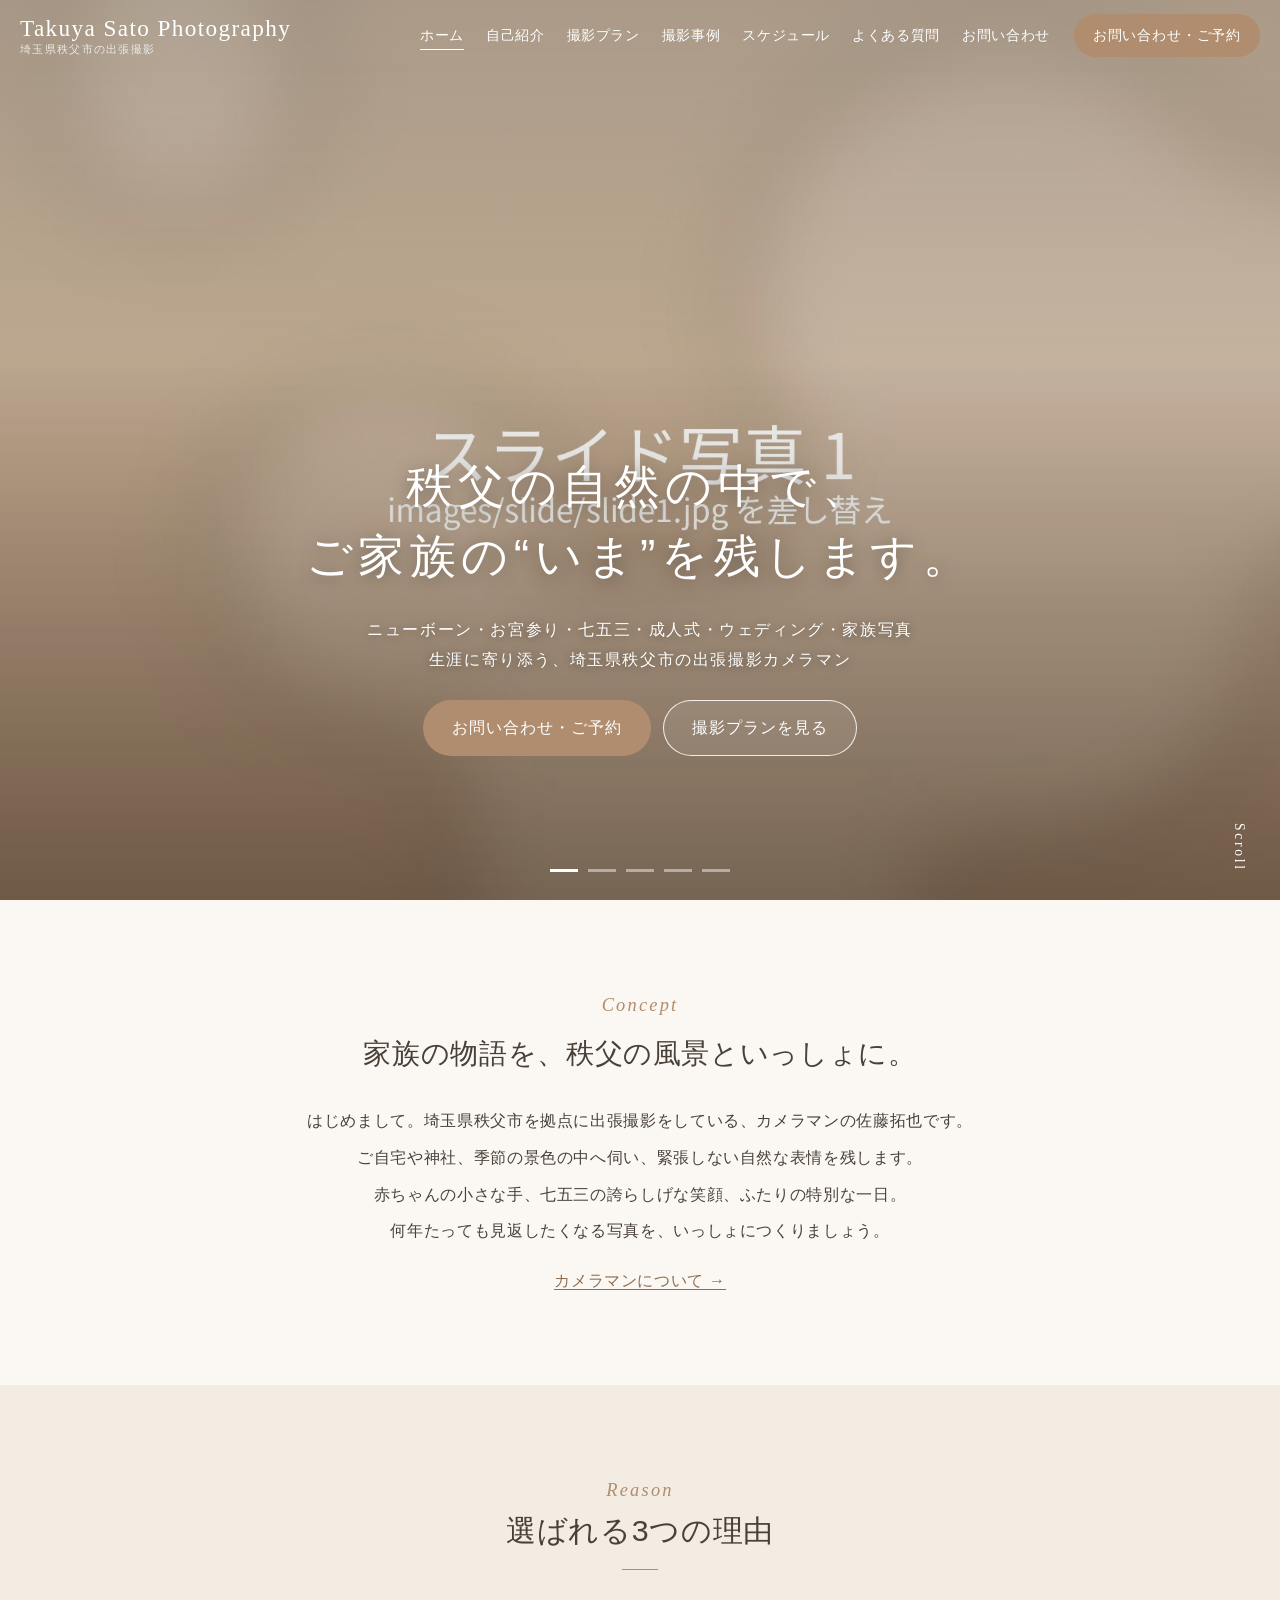
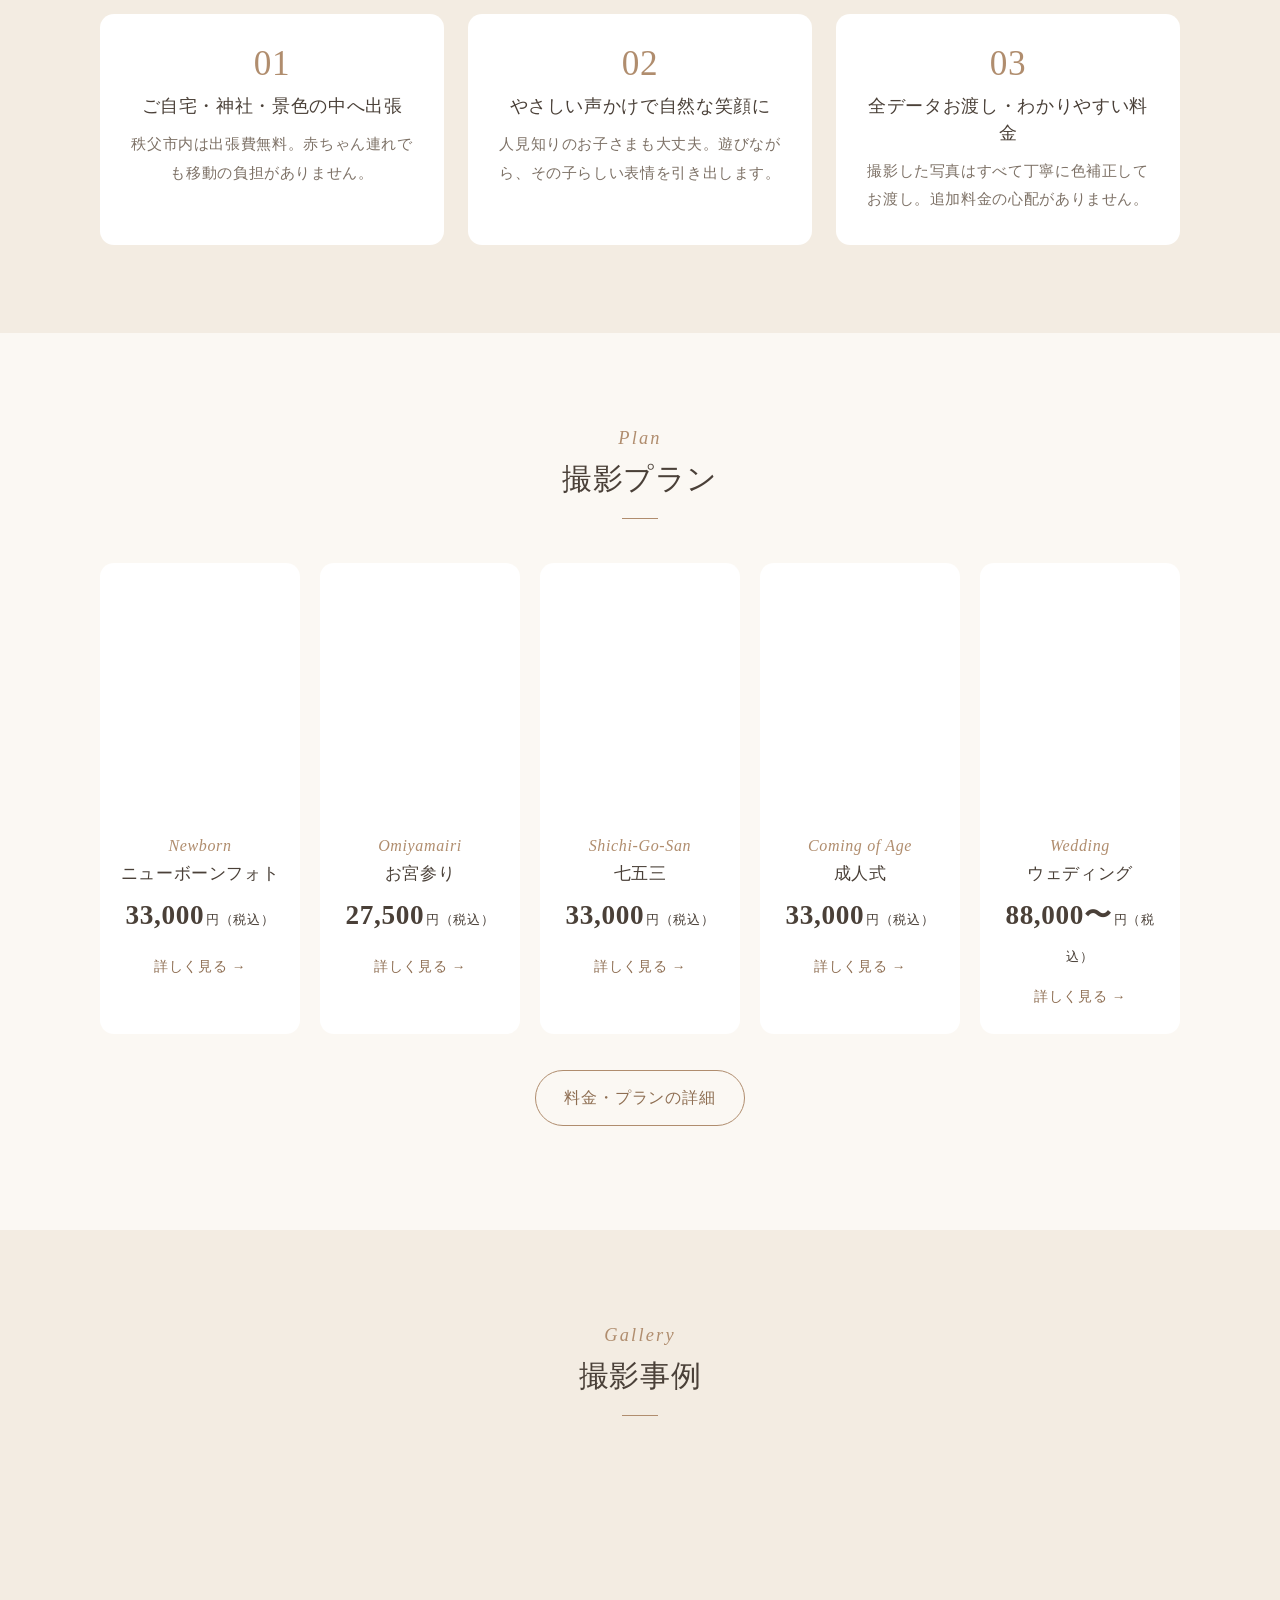
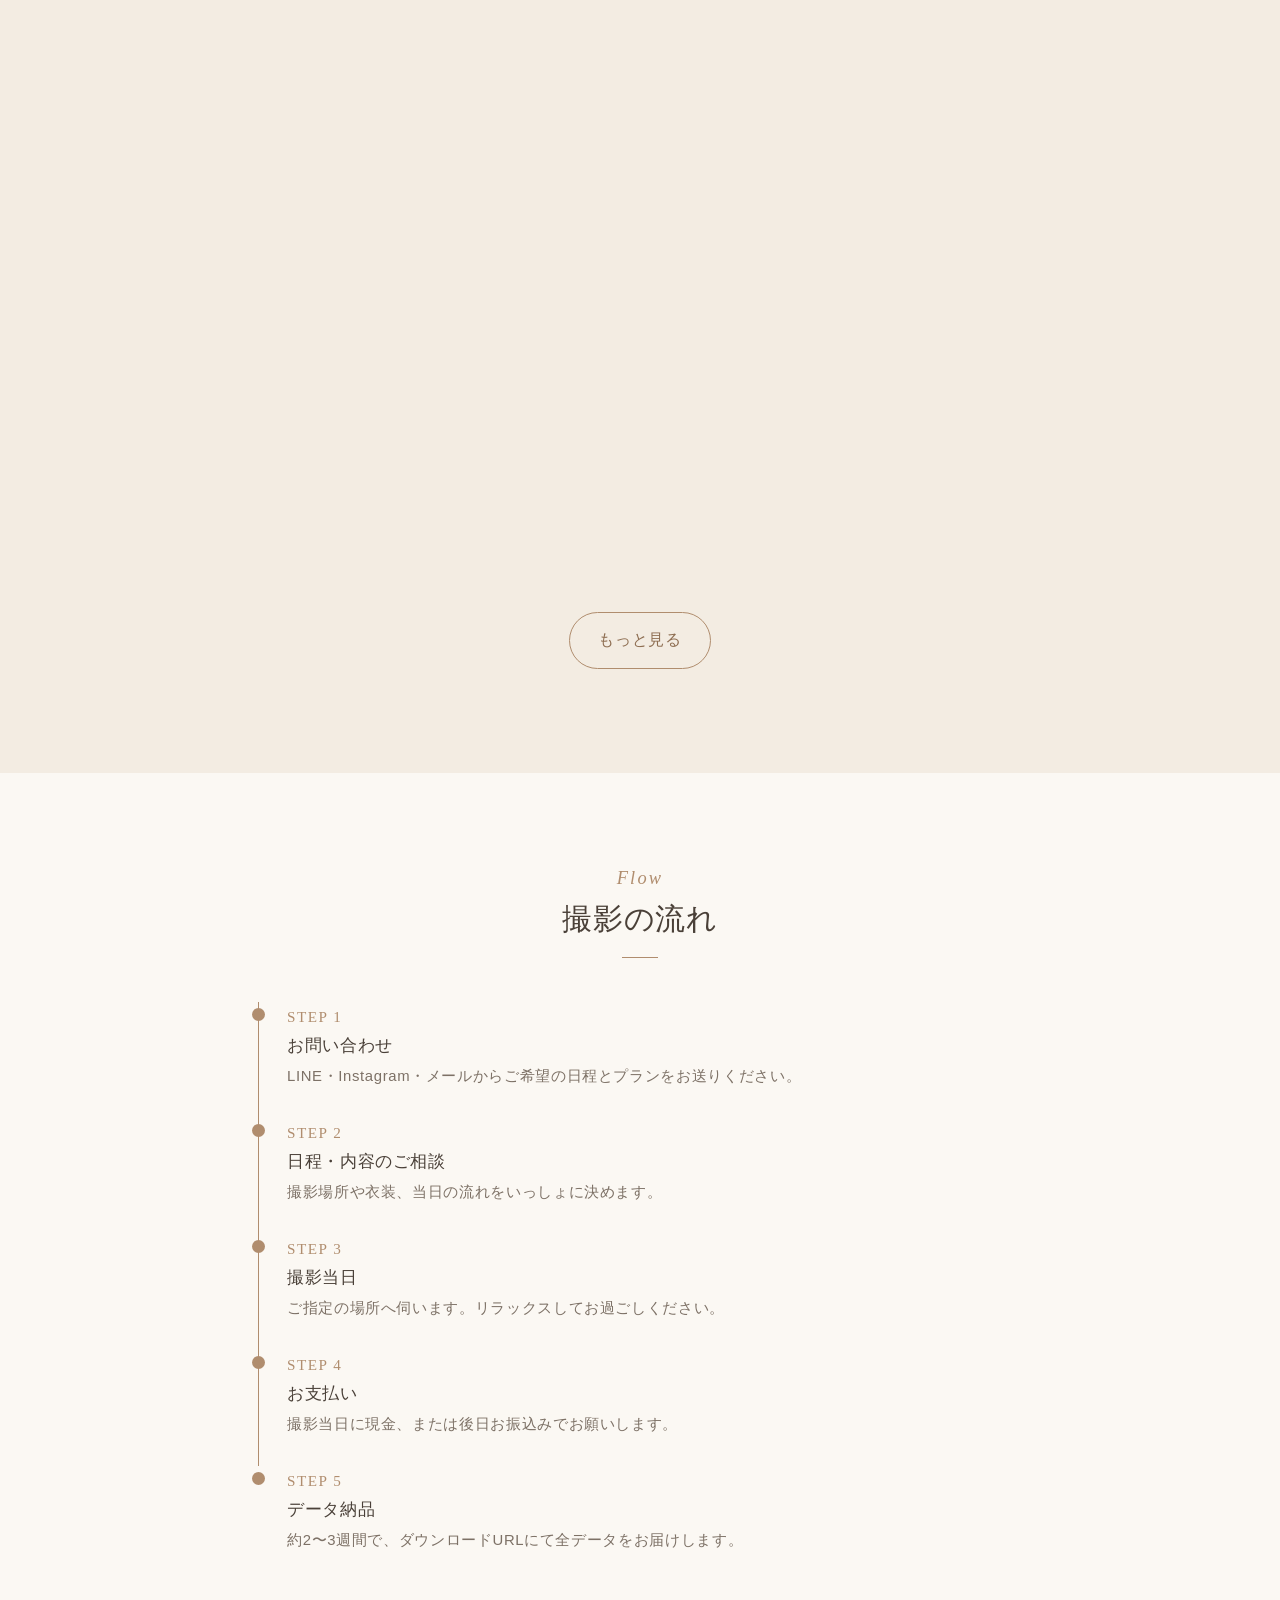
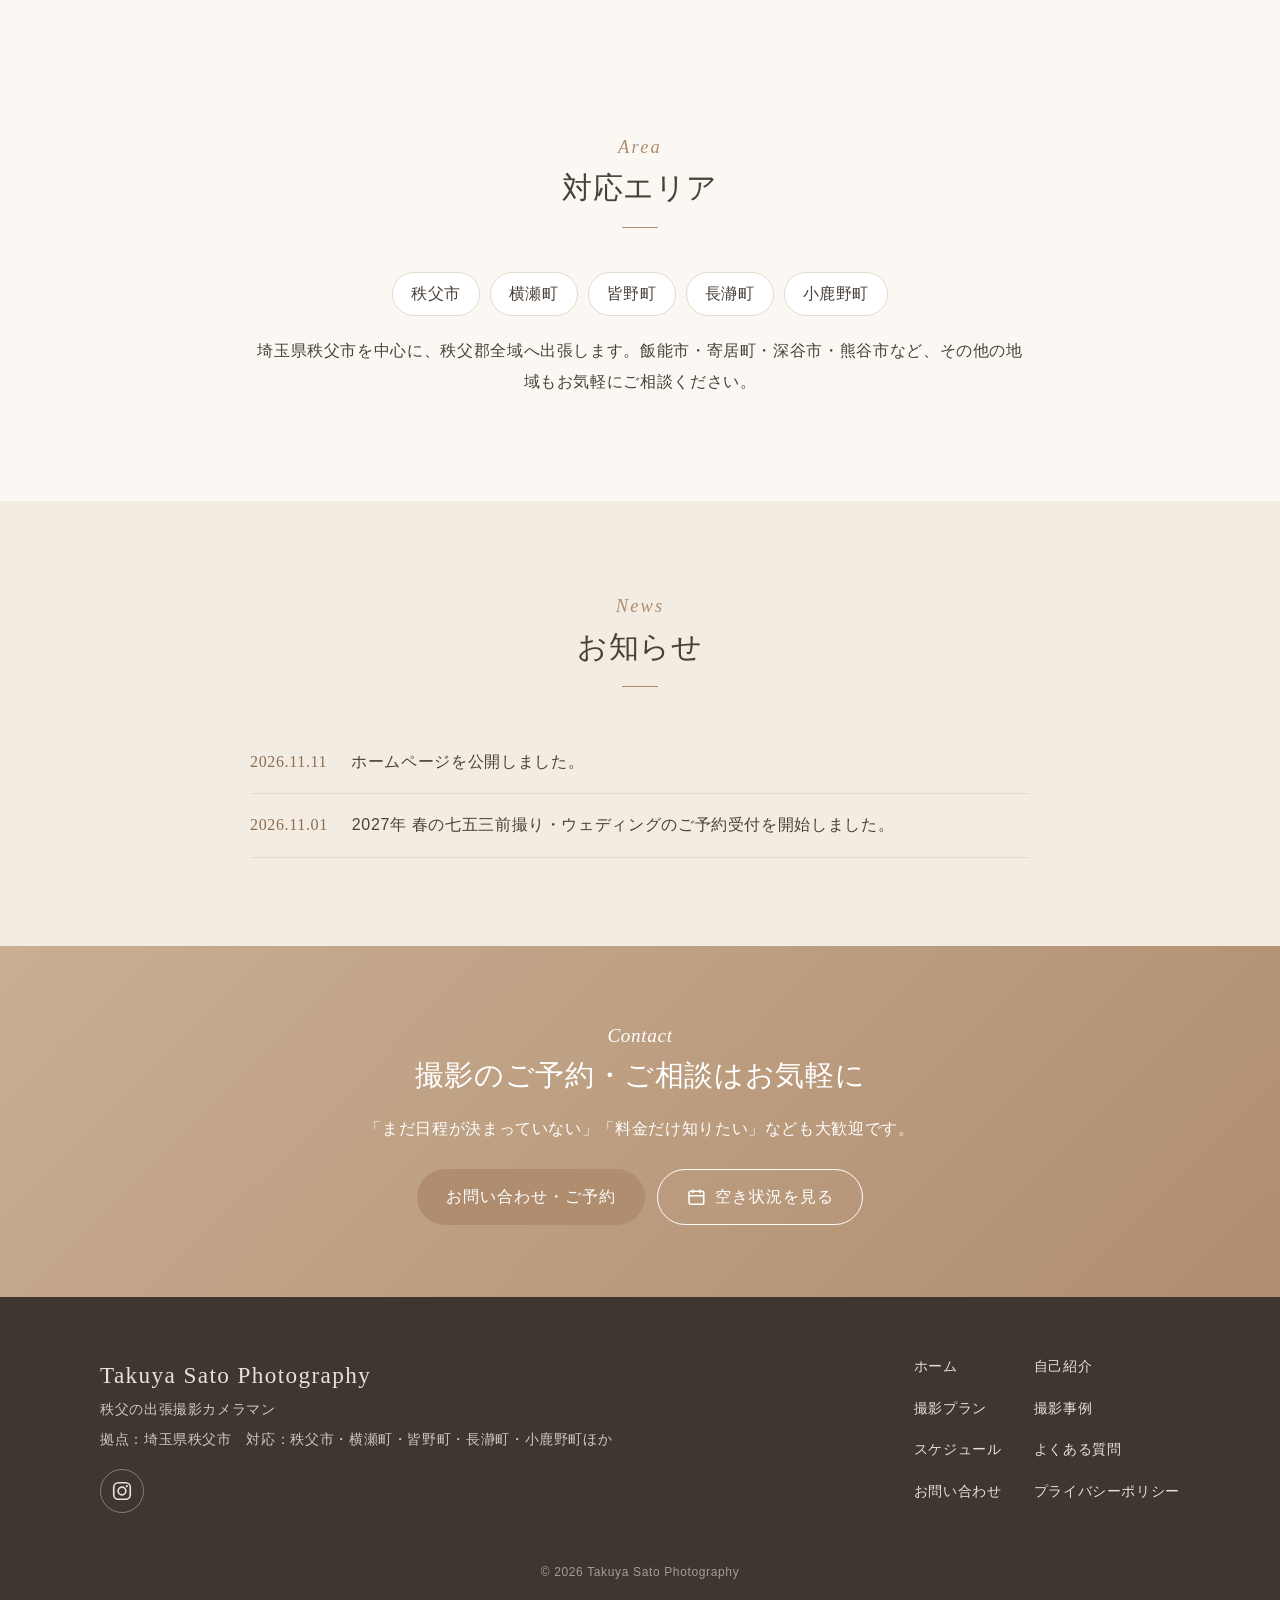
<file: index.html>
<!DOCTYPE html>
<html lang="ja" translate="no">
<head>
<meta charset="UTF-8">
<meta name="viewport" content="width=device-width, initial-scale=1">

<!-- ===================================================================
     ★このページの「検索結果に出る文字」はここで編集します★
     title       … Googleの検索結果やタブに出るページ名（30〜35文字くらいが目安）
     description … 検索結果の下に出る説明文（80〜120文字くらいが目安）
     =================================================================== -->
<title>秩父市の出張撮影カメラマン｜ニューボーン・お宮参り・七五三｜Takuya Sato Photography</title>
<meta name="description" content="埼玉県秩父市を拠点にした出張撮影カメラマン。ニューボーンフォト・お宮参り・七五三・成人式・ウェディングを、ご自宅や神社、秩父の自然の中で撮影します。秩父市内は出張費無料。">
<link rel="canonical" href="https://takuya-sato-photo.github.io/">

<!-- SNS（LINE・Instagram・Facebookなど）でURLを送ったときに出るカードの設定 -->
<meta property="og:type" content="website">
<meta property="og:site_name" content="Takuya Sato Photography">
<meta property="og:title" content="秩父市の出張撮影カメラマン｜ニューボーン・お宮参り・七五三｜Takuya Sato Photography">
<meta property="og:description" content="埼玉県秩父市を拠点にした出張撮影カメラマン。ニューボーンフォト・お宮参り・七五三・成人式・ウェディングを、ご自宅や神社、秩父の自然の中で撮影します。秩父市内は出張費無料。">
<meta property="og:url" content="https://takuya-sato-photo.github.io/">
<meta property="og:image" content="https://takuya-sato-photo.github.io/images/ogp.jpg">
<meta property="og:locale" content="ja_JP">
<meta name="twitter:card" content="summary_large_image">

<!-- セキュリティ設定：決められた場所以外からのプログラムや部品を読み込ませない（変更しないでください） -->
<meta http-equiv="Content-Security-Policy" content="default-src 'self'; script-src 'self'; style-src 'self' https://fonts.googleapis.com; font-src https://fonts.gstatic.com; img-src 'self' data:; frame-src https://calendar.google.com; connect-src 'self'; object-src 'none'; base-uri 'self'; form-action 'self'">
<!-- ブラウザの自動翻訳を止める（日本語のサイトなので） -->
<meta name="google" content="notranslate">
<meta name="referrer" content="strict-origin-when-cross-origin">

<!-- アイコン（ブラウザのタブやスマホのホーム画面に出る小さな画像） -->
<link rel="icon" href="images/favicon.png" type="image/png">
<link rel="apple-touch-icon" href="images/apple-touch-icon.png">

<!-- 文字の形（フォント）：Googleフォントを使用 -->
<link rel="preconnect" href="https://fonts.googleapis.com">
<link rel="preconnect" href="https://fonts.gstatic.com" crossorigin>
<link rel="stylesheet" href="https://fonts.googleapis.com/css2?family=Cormorant+Garamond:ital,wght@0,500;0,600;1,500&amp;family=Zen+Maru+Gothic:wght@400;500;700&amp;display=swap">
<link rel="stylesheet" href="assets/css/style.css">
</head>
<body data-page="home">
<!-- 上の帯（中身は settings.js の【1】【3】から自動で作られます） -->
<header id="site-header"></header>

<!-- ページの本文（中身は settings.js から自動で作られます） -->
<main id="main"></main>

<!-- 一番下の帯 -->
<footer id="site-footer"></footer>

<noscript><p class="noscript">このホームページを正しく表示するには、ブラウザのJavaScript（ジャバスクリプト）を有効にしてください。</p></noscript>

<!-- プログラムの読み込み（settings.js → main.js の順番を変えないでください） -->
<script src="settings.js"></script>
<script src="assets/js/main.js"></script>
</body>
</html>
</file>
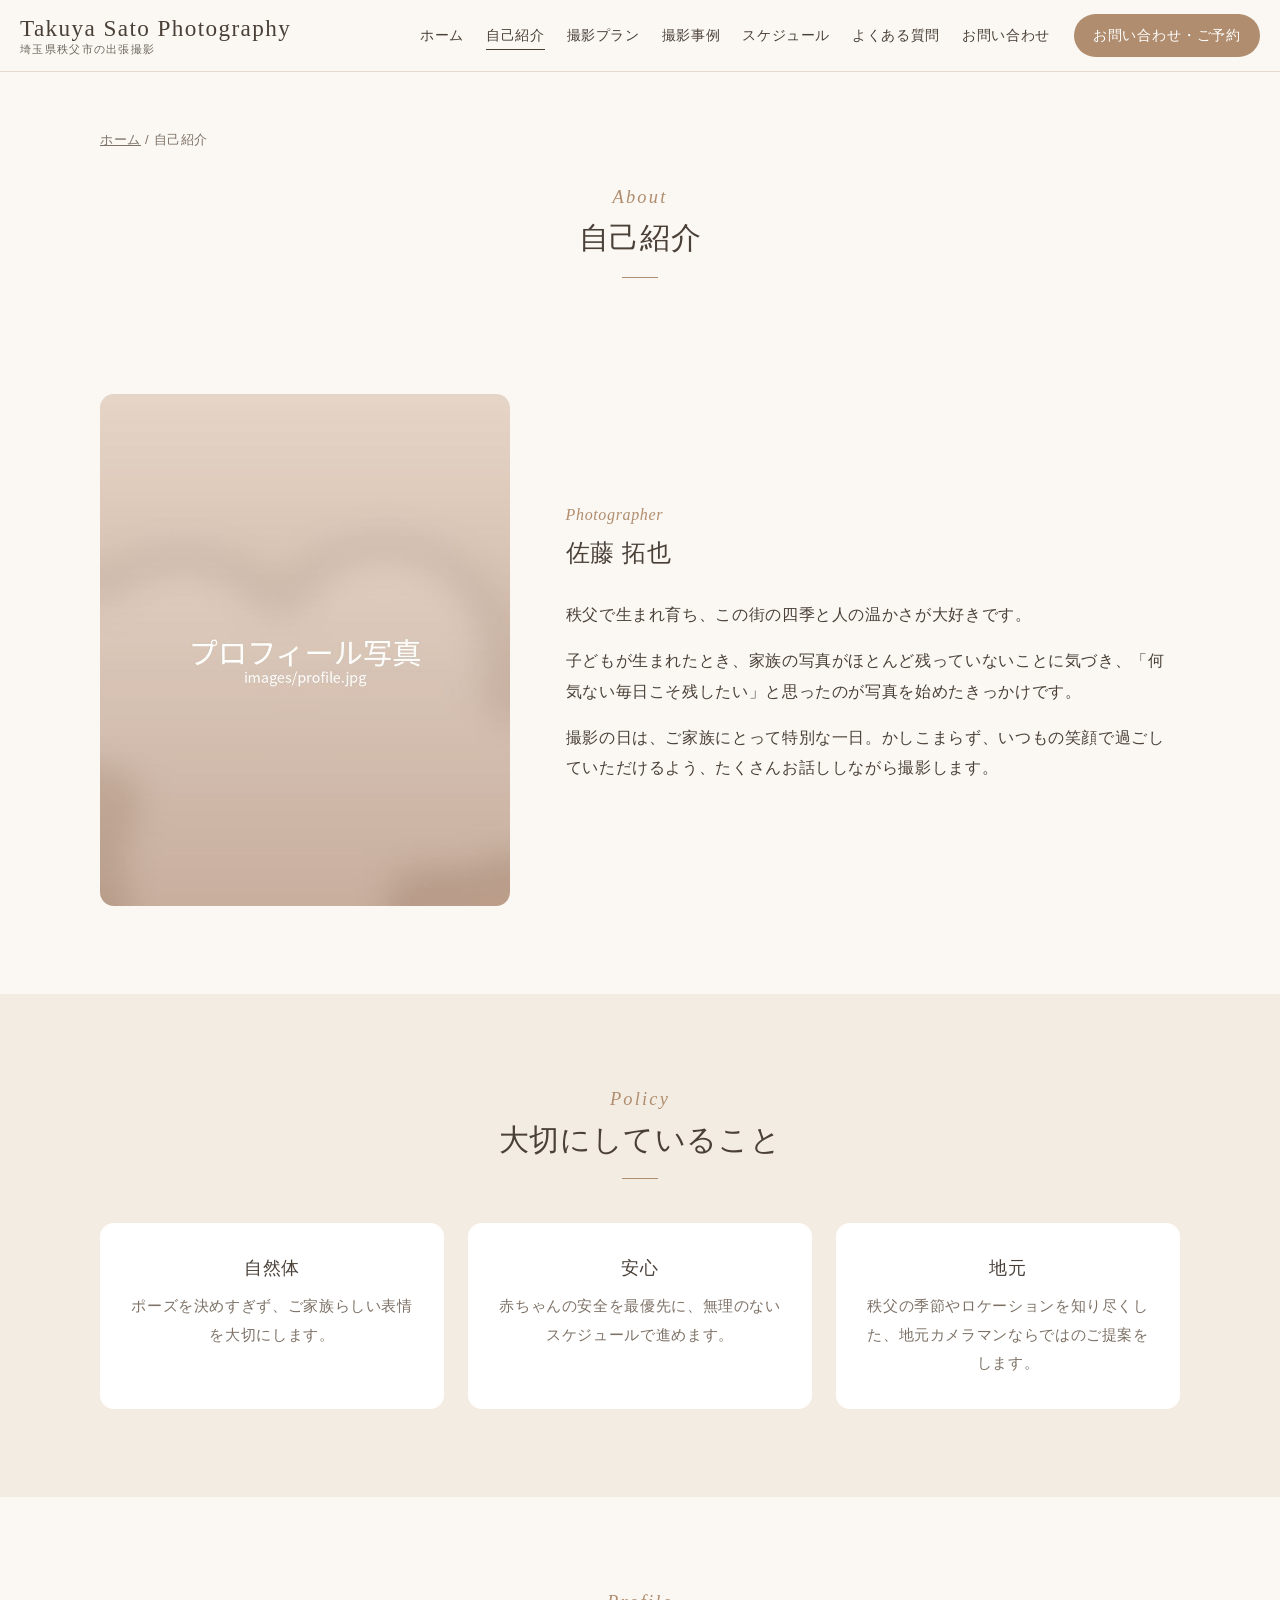
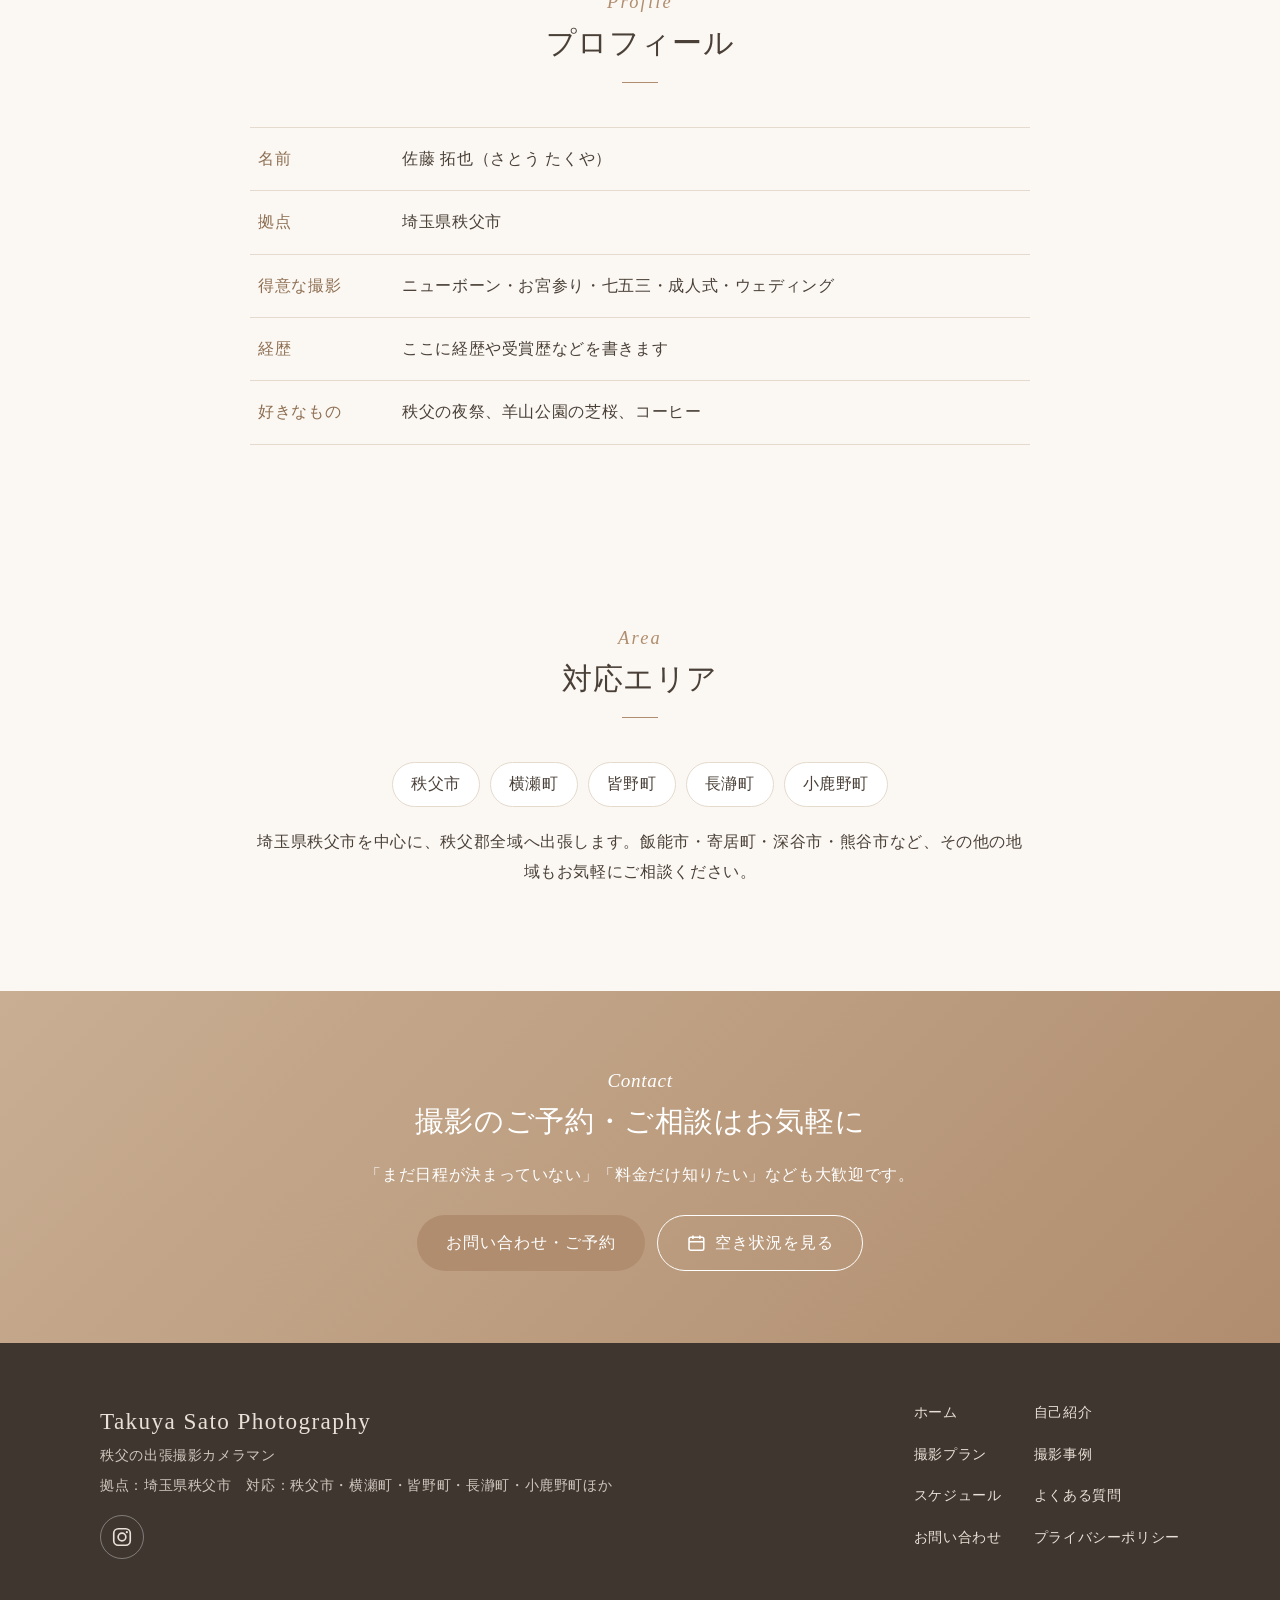
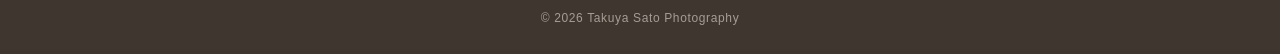
<file: about.html>
<!DOCTYPE html>
<html lang="ja" translate="no">
<head>
<meta charset="UTF-8">
<meta name="viewport" content="width=device-width, initial-scale=1">

<!-- ===================================================================
     ★このページの「検索結果に出る文字」はここで編集します★
     title       … Googleの検索結果やタブに出るページ名（30〜35文字くらいが目安）
     description … 検索結果の下に出る説明文（80〜120文字くらいが目安）
     =================================================================== -->
<title>自己紹介｜秩父の出張撮影カメラマン 佐藤拓也</title>
<meta name="description" content="秩父市で生まれ育ったカメラマン佐藤拓也のプロフィール。家族の自然な表情を大切に、秩父の四季の中で出張撮影をしています。">
<link rel="canonical" href="https://takuya-sato-photo.github.io/about.html">

<!-- SNS（LINE・Instagram・Facebookなど）でURLを送ったときに出るカードの設定 -->
<meta property="og:type" content="article">
<meta property="og:site_name" content="Takuya Sato Photography">
<meta property="og:title" content="自己紹介｜秩父の出張撮影カメラマン 佐藤拓也">
<meta property="og:description" content="秩父市で生まれ育ったカメラマン佐藤拓也のプロフィール。家族の自然な表情を大切に、秩父の四季の中で出張撮影をしています。">
<meta property="og:url" content="https://takuya-sato-photo.github.io/about.html">
<meta property="og:image" content="https://takuya-sato-photo.github.io/images/ogp.jpg">
<meta property="og:locale" content="ja_JP">
<meta name="twitter:card" content="summary_large_image">

<!-- セキュリティ設定：決められた場所以外からのプログラムや部品を読み込ませない（変更しないでください） -->
<meta http-equiv="Content-Security-Policy" content="default-src 'self'; script-src 'self'; style-src 'self' https://fonts.googleapis.com; font-src https://fonts.gstatic.com; img-src 'self' data:; frame-src https://calendar.google.com; connect-src 'self'; object-src 'none'; base-uri 'self'; form-action 'self'">
<!-- ブラウザの自動翻訳を止める（日本語のサイトなので） -->
<meta name="google" content="notranslate">
<meta name="referrer" content="strict-origin-when-cross-origin">

<!-- アイコン（ブラウザのタブやスマホのホーム画面に出る小さな画像） -->
<link rel="icon" href="images/favicon.png" type="image/png">
<link rel="apple-touch-icon" href="images/apple-touch-icon.png">

<!-- 文字の形（フォント）：Googleフォントを使用 -->
<link rel="preconnect" href="https://fonts.googleapis.com">
<link rel="preconnect" href="https://fonts.gstatic.com" crossorigin>
<link rel="stylesheet" href="https://fonts.googleapis.com/css2?family=Cormorant+Garamond:ital,wght@0,500;0,600;1,500&amp;family=Zen+Maru+Gothic:wght@400;500;700&amp;display=swap">
<link rel="stylesheet" href="assets/css/style.css">
</head>
<body data-page="about">
<!-- 上の帯（中身は settings.js の【1】【3】から自動で作られます） -->
<header id="site-header"></header>

<!-- ページの本文（中身は settings.js から自動で作られます） -->
<main id="main"></main>

<!-- 一番下の帯 -->
<footer id="site-footer"></footer>

<noscript><p class="noscript">このホームページを正しく表示するには、ブラウザのJavaScript（ジャバスクリプト）を有効にしてください。</p></noscript>

<!-- プログラムの読み込み（settings.js → main.js の順番を変えないでください） -->
<script src="settings.js"></script>
<script src="assets/js/main.js"></script>
</body>
</html>
</file>
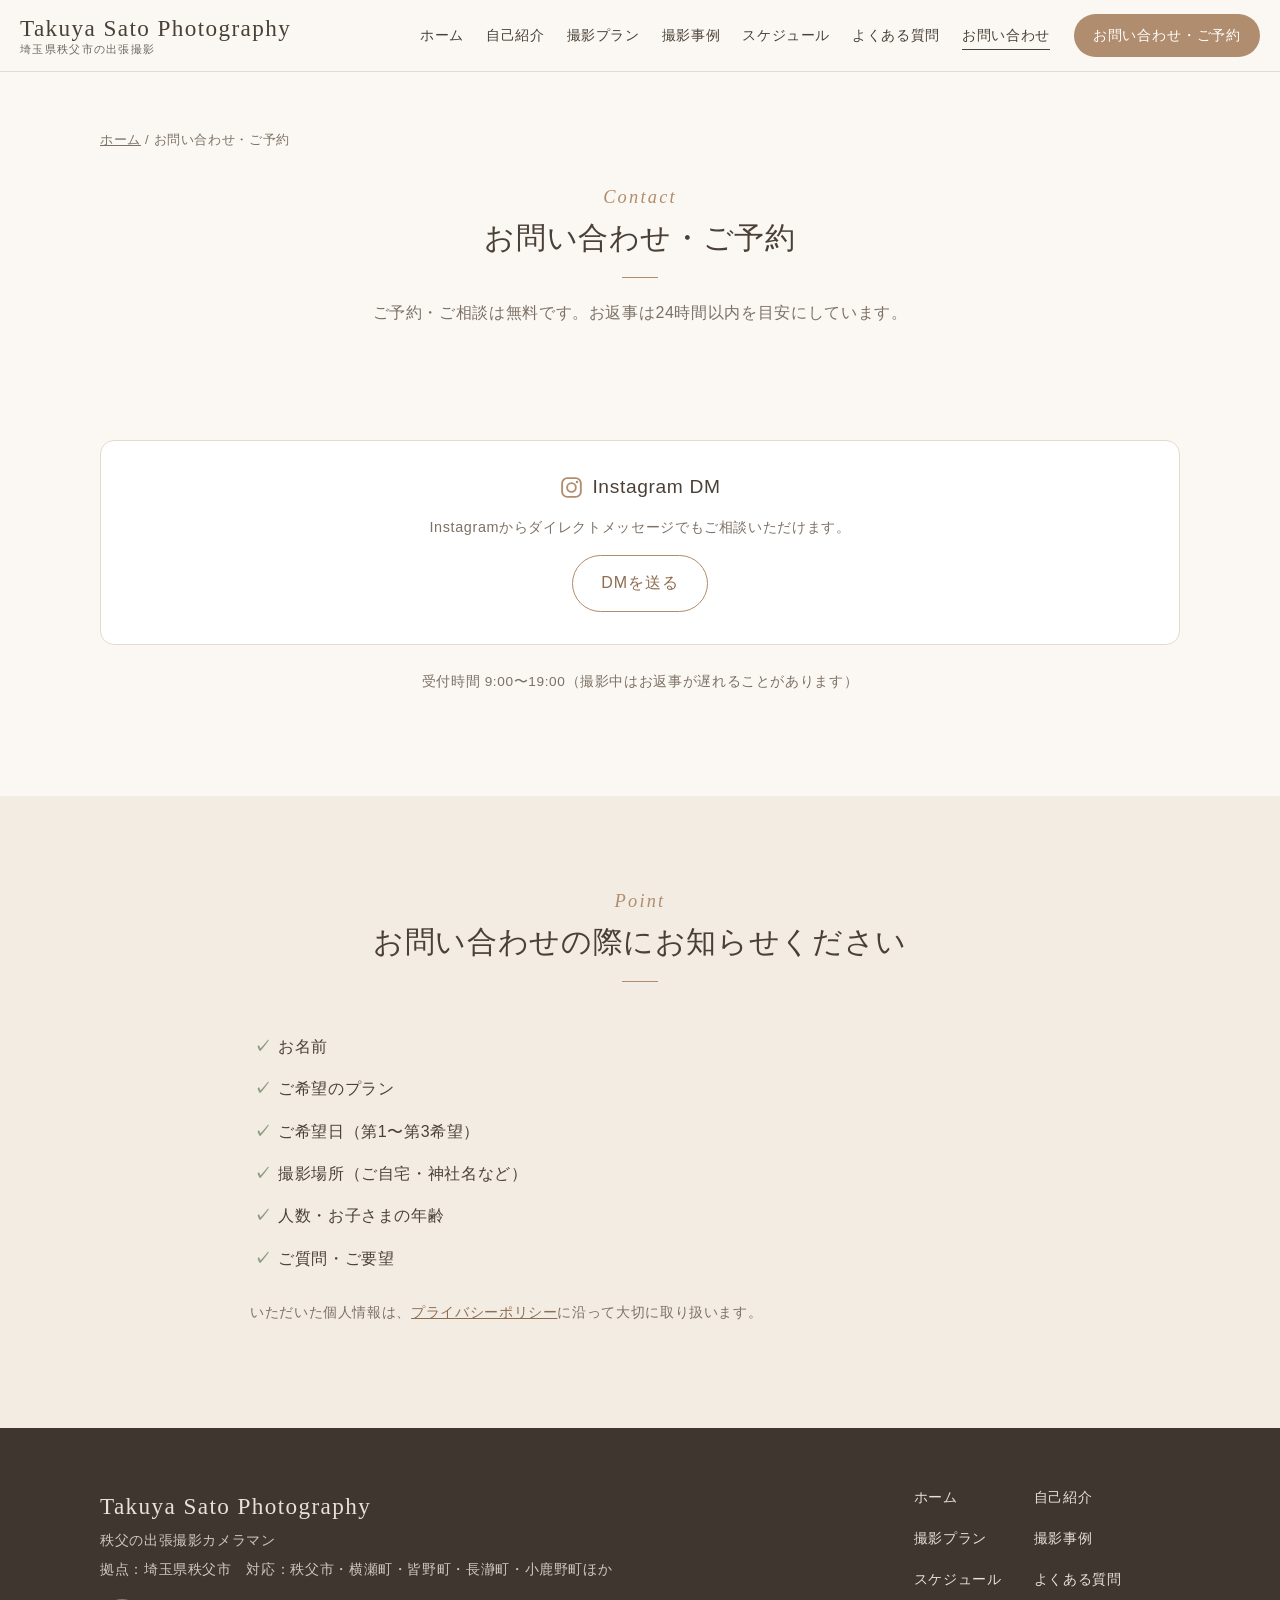
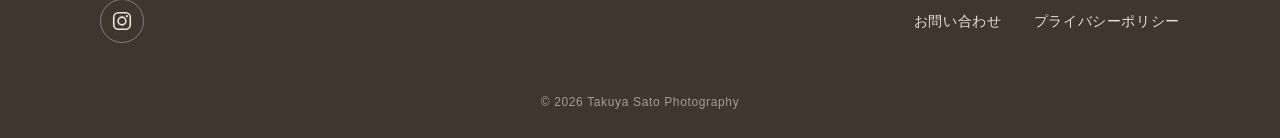
<file: contact.html>
<!DOCTYPE html>
<html lang="ja" translate="no">
<head>
<meta charset="UTF-8">
<meta name="viewport" content="width=device-width, initial-scale=1">

<!-- ===================================================================
     ★このページの「検索結果に出る文字」はここで編集します★
     title       … Googleの検索結果やタブに出るページ名（30〜35文字くらいが目安）
     description … 検索結果の下に出る説明文（80〜120文字くらいが目安）
     =================================================================== -->
<title>お問い合わせ・ご予約｜秩父の出張撮影 Takuya Sato Photography</title>
<meta name="description" content="秩父市の出張撮影のご予約・ご相談はLINE・Instagram・メールからお気軽にどうぞ。ご相談は無料です。">
<link rel="canonical" href="https://takuya-sato-photo.github.io/contact.html">

<!-- SNS（LINE・Instagram・Facebookなど）でURLを送ったときに出るカードの設定 -->
<meta property="og:type" content="article">
<meta property="og:site_name" content="Takuya Sato Photography">
<meta property="og:title" content="お問い合わせ・ご予約｜秩父の出張撮影 Takuya Sato Photography">
<meta property="og:description" content="秩父市の出張撮影のご予約・ご相談はLINE・Instagram・メールからお気軽にどうぞ。ご相談は無料です。">
<meta property="og:url" content="https://takuya-sato-photo.github.io/contact.html">
<meta property="og:image" content="https://takuya-sato-photo.github.io/images/ogp.jpg">
<meta property="og:locale" content="ja_JP">
<meta name="twitter:card" content="summary_large_image">

<!-- セキュリティ設定：決められた場所以外からのプログラムや部品を読み込ませない（変更しないでください） -->
<meta http-equiv="Content-Security-Policy" content="default-src 'self'; script-src 'self'; style-src 'self' https://fonts.googleapis.com; font-src https://fonts.gstatic.com; img-src 'self' data:; frame-src https://calendar.google.com; connect-src 'self'; object-src 'none'; base-uri 'self'; form-action 'self'">
<!-- ブラウザの自動翻訳を止める（日本語のサイトなので） -->
<meta name="google" content="notranslate">
<meta name="referrer" content="strict-origin-when-cross-origin">

<!-- アイコン（ブラウザのタブやスマホのホーム画面に出る小さな画像） -->
<link rel="icon" href="images/favicon.png" type="image/png">
<link rel="apple-touch-icon" href="images/apple-touch-icon.png">

<!-- 文字の形（フォント）：Googleフォントを使用 -->
<link rel="preconnect" href="https://fonts.googleapis.com">
<link rel="preconnect" href="https://fonts.gstatic.com" crossorigin>
<link rel="stylesheet" href="https://fonts.googleapis.com/css2?family=Cormorant+Garamond:ital,wght@0,500;0,600;1,500&amp;family=Zen+Maru+Gothic:wght@400;500;700&amp;display=swap">
<link rel="stylesheet" href="assets/css/style.css">
</head>
<body data-page="contact">
<!-- 上の帯（中身は settings.js の【1】【3】から自動で作られます） -->
<header id="site-header"></header>

<!-- ページの本文（中身は settings.js から自動で作られます） -->
<main id="main"></main>

<!-- 一番下の帯 -->
<footer id="site-footer"></footer>

<noscript><p class="noscript">このホームページを正しく表示するには、ブラウザのJavaScript（ジャバスクリプト）を有効にしてください。</p></noscript>

<!-- プログラムの読み込み（settings.js → main.js の順番を変えないでください） -->
<script src="settings.js"></script>
<script src="assets/js/main.js"></script>
</body>
</html>
</file>
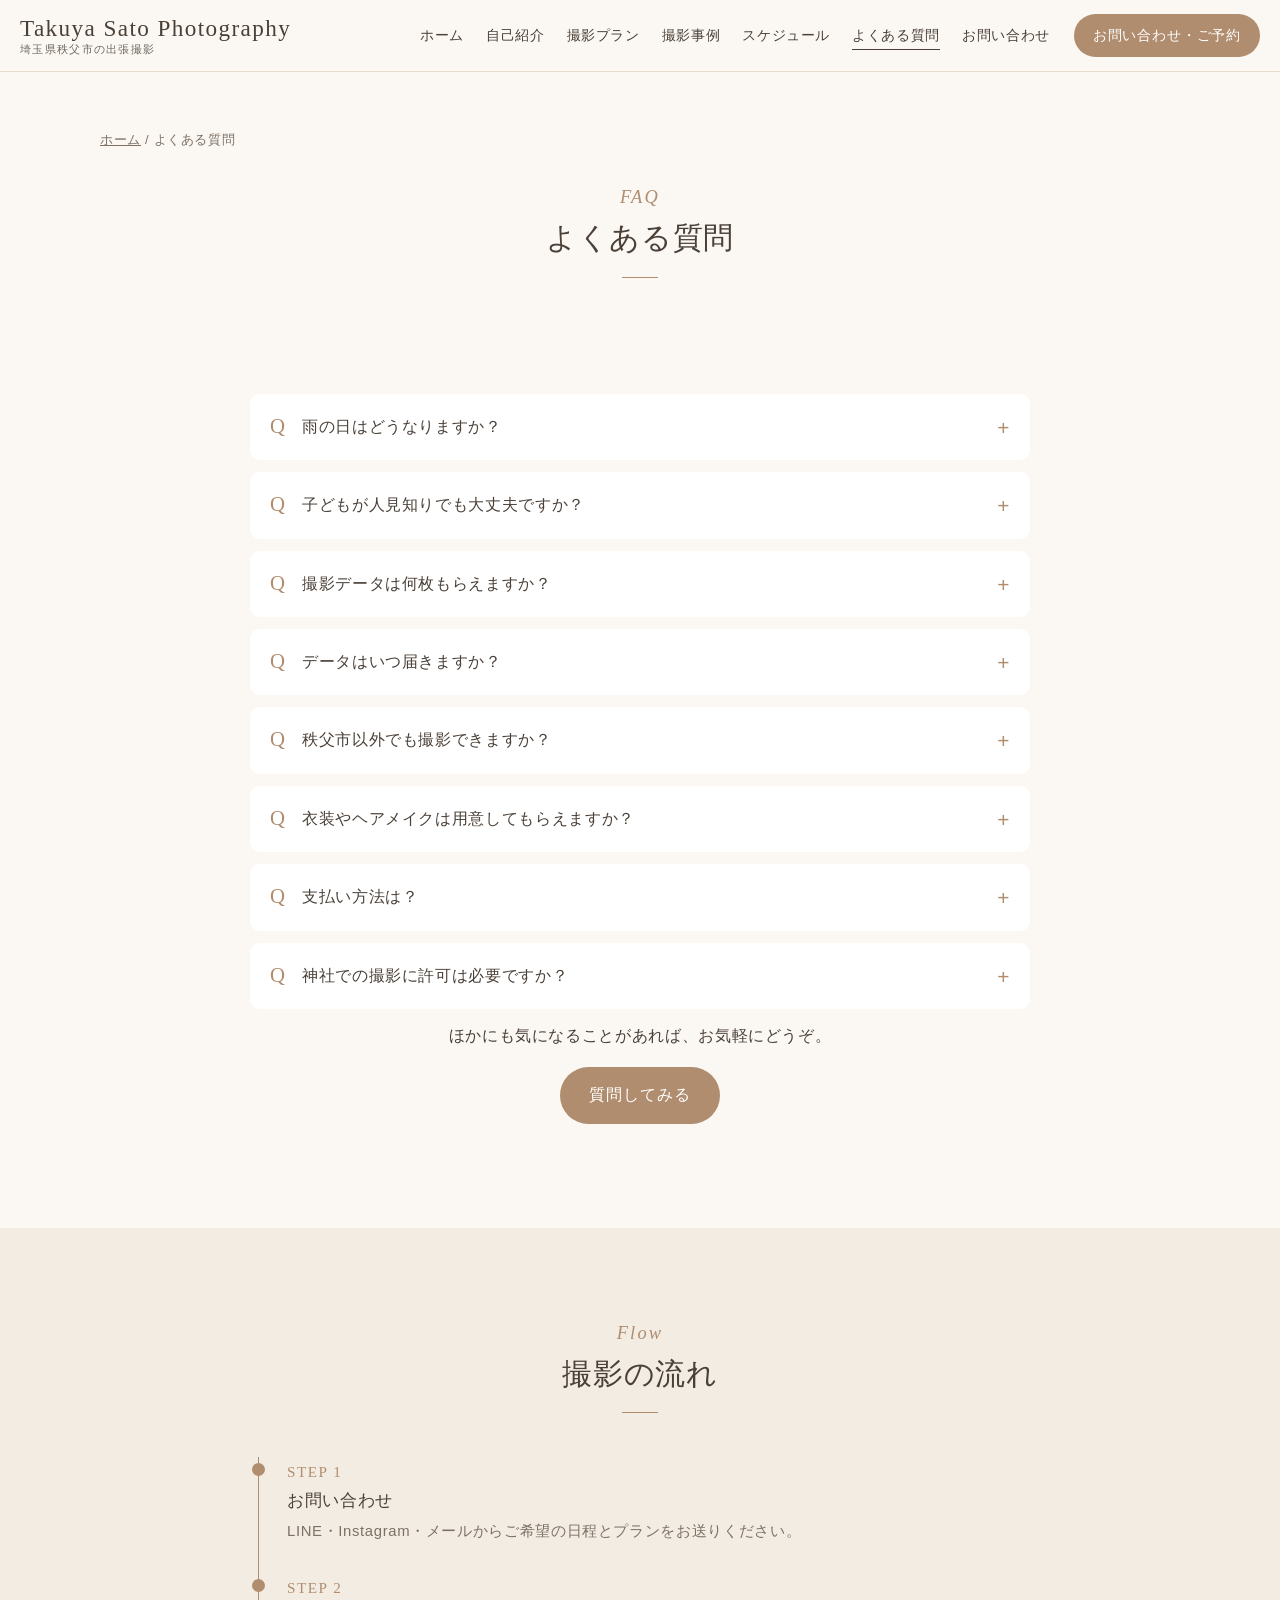
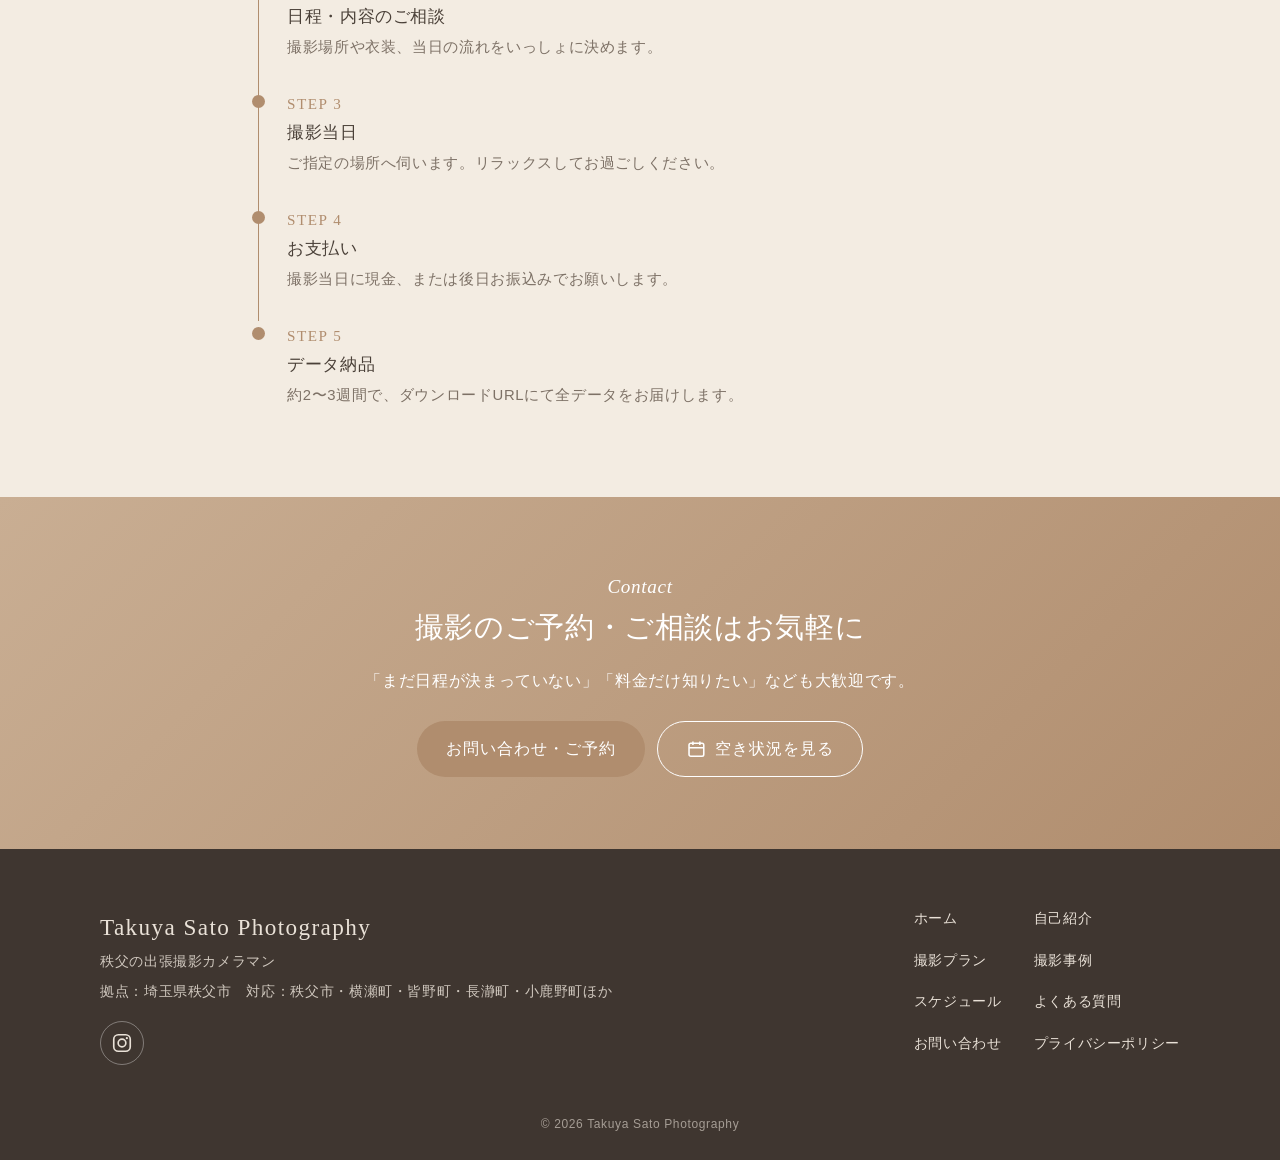
<file: faq.html>
<!DOCTYPE html>
<html lang="ja" translate="no">
<head>
<meta charset="UTF-8">
<meta name="viewport" content="width=device-width, initial-scale=1">

<!-- ===================================================================
     ★このページの「検索結果に出る文字」はここで編集します★
     title       … Googleの検索結果やタブに出るページ名（30〜35文字くらいが目安）
     description … 検索結果の下に出る説明文（80〜120文字くらいが目安）
     =================================================================== -->
<title>よくある質問｜秩父の出張撮影 Takuya Sato Photography</title>
<meta name="description" content="雨の日の対応、データの枚数や納品時期、出張エリア、支払い方法など、出張撮影についてよくある質問にお答えします。">
<link rel="canonical" href="https://takuya-sato-photo.github.io/faq.html">

<!-- SNS（LINE・Instagram・Facebookなど）でURLを送ったときに出るカードの設定 -->
<meta property="og:type" content="article">
<meta property="og:site_name" content="Takuya Sato Photography">
<meta property="og:title" content="よくある質問｜秩父の出張撮影 Takuya Sato Photography">
<meta property="og:description" content="雨の日の対応、データの枚数や納品時期、出張エリア、支払い方法など、出張撮影についてよくある質問にお答えします。">
<meta property="og:url" content="https://takuya-sato-photo.github.io/faq.html">
<meta property="og:image" content="https://takuya-sato-photo.github.io/images/ogp.jpg">
<meta property="og:locale" content="ja_JP">
<meta name="twitter:card" content="summary_large_image">

<!-- セキュリティ設定：決められた場所以外からのプログラムや部品を読み込ませない（変更しないでください） -->
<meta http-equiv="Content-Security-Policy" content="default-src 'self'; script-src 'self'; style-src 'self' https://fonts.googleapis.com; font-src https://fonts.gstatic.com; img-src 'self' data:; frame-src https://calendar.google.com; connect-src 'self'; object-src 'none'; base-uri 'self'; form-action 'self'">
<!-- ブラウザの自動翻訳を止める（日本語のサイトなので） -->
<meta name="google" content="notranslate">
<meta name="referrer" content="strict-origin-when-cross-origin">

<!-- アイコン（ブラウザのタブやスマホのホーム画面に出る小さな画像） -->
<link rel="icon" href="images/favicon.png" type="image/png">
<link rel="apple-touch-icon" href="images/apple-touch-icon.png">

<!-- 文字の形（フォント）：Googleフォントを使用 -->
<link rel="preconnect" href="https://fonts.googleapis.com">
<link rel="preconnect" href="https://fonts.gstatic.com" crossorigin>
<link rel="stylesheet" href="https://fonts.googleapis.com/css2?family=Cormorant+Garamond:ital,wght@0,500;0,600;1,500&amp;family=Zen+Maru+Gothic:wght@400;500;700&amp;display=swap">
<link rel="stylesheet" href="assets/css/style.css">
</head>
<body data-page="faq">
<!-- 上の帯（中身は settings.js の【1】【3】から自動で作られます） -->
<header id="site-header"></header>

<!-- ページの本文（中身は settings.js から自動で作られます） -->
<main id="main"></main>

<!-- 一番下の帯 -->
<footer id="site-footer"></footer>

<noscript><p class="noscript">このホームページを正しく表示するには、ブラウザのJavaScript（ジャバスクリプト）を有効にしてください。</p></noscript>

<!-- プログラムの読み込み（settings.js → main.js の順番を変えないでください） -->
<script src="settings.js"></script>
<script src="assets/js/main.js"></script>
</body>
</html>
</file>
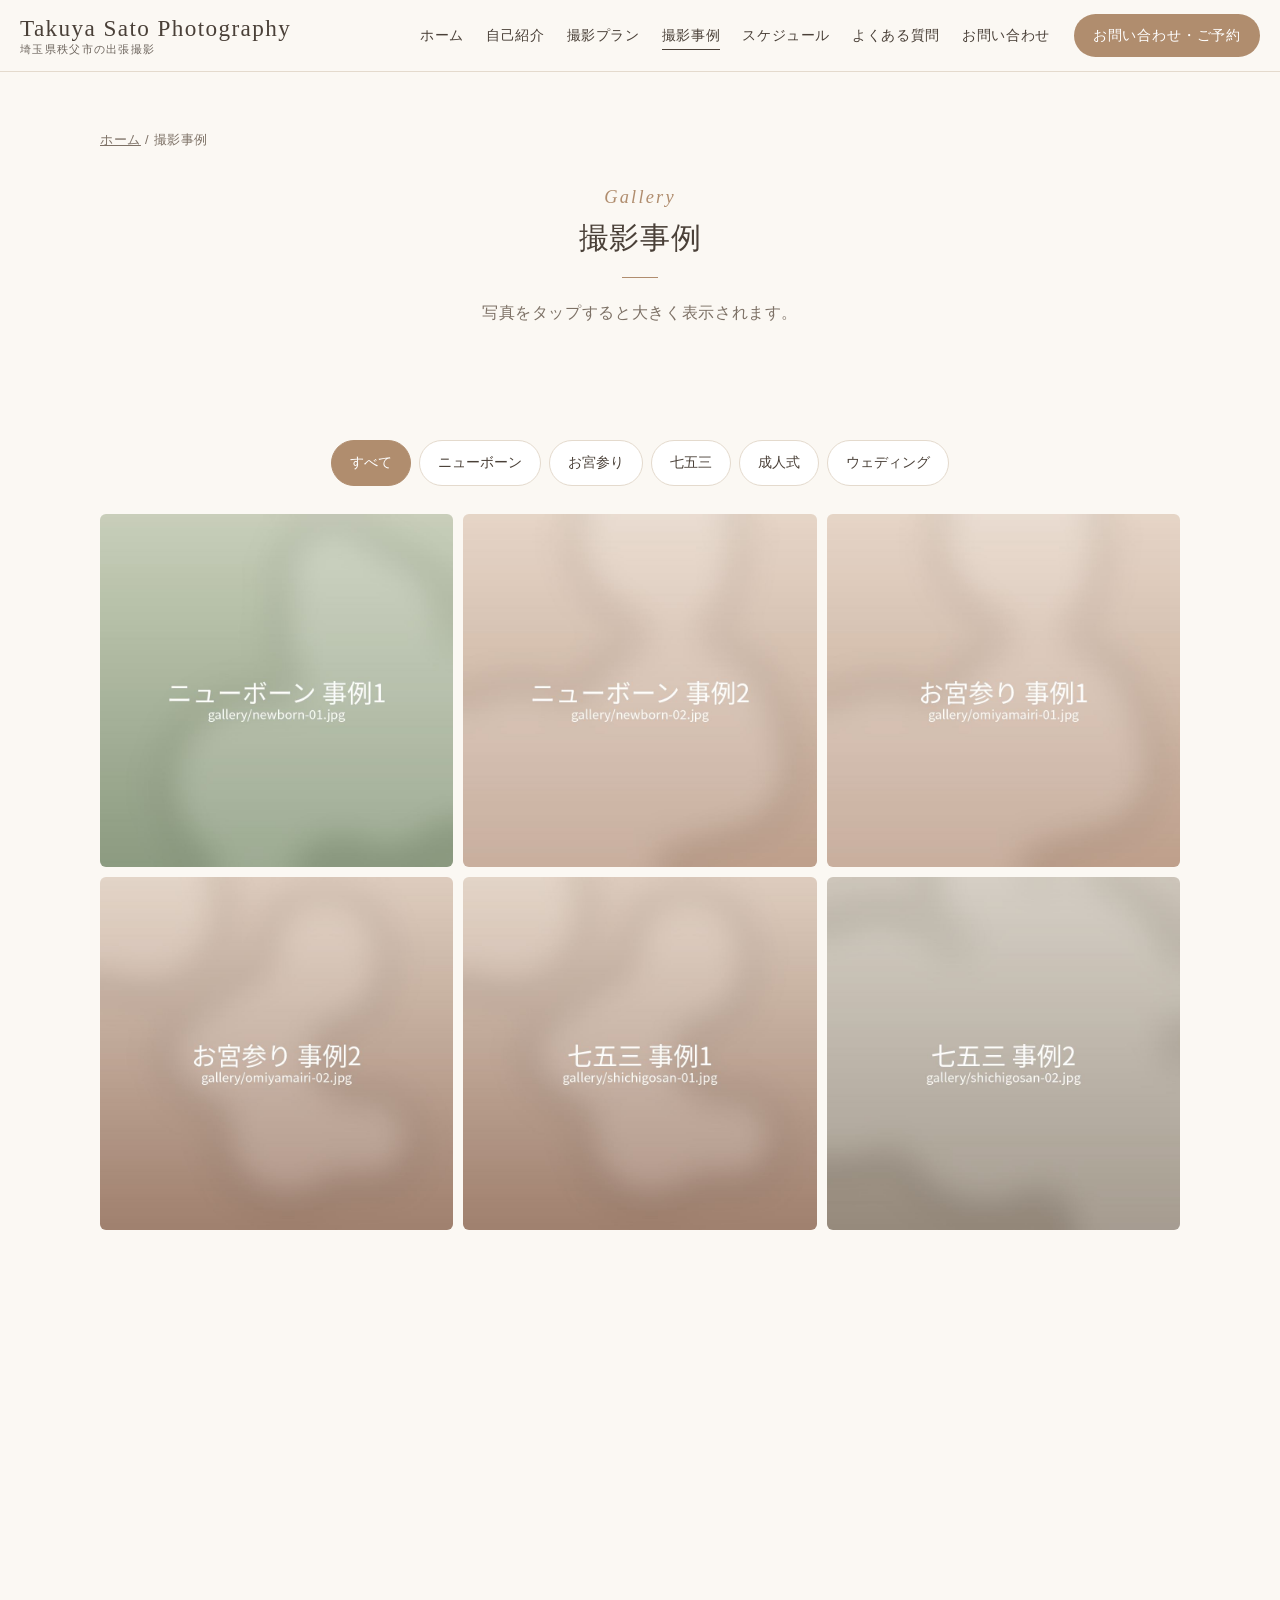
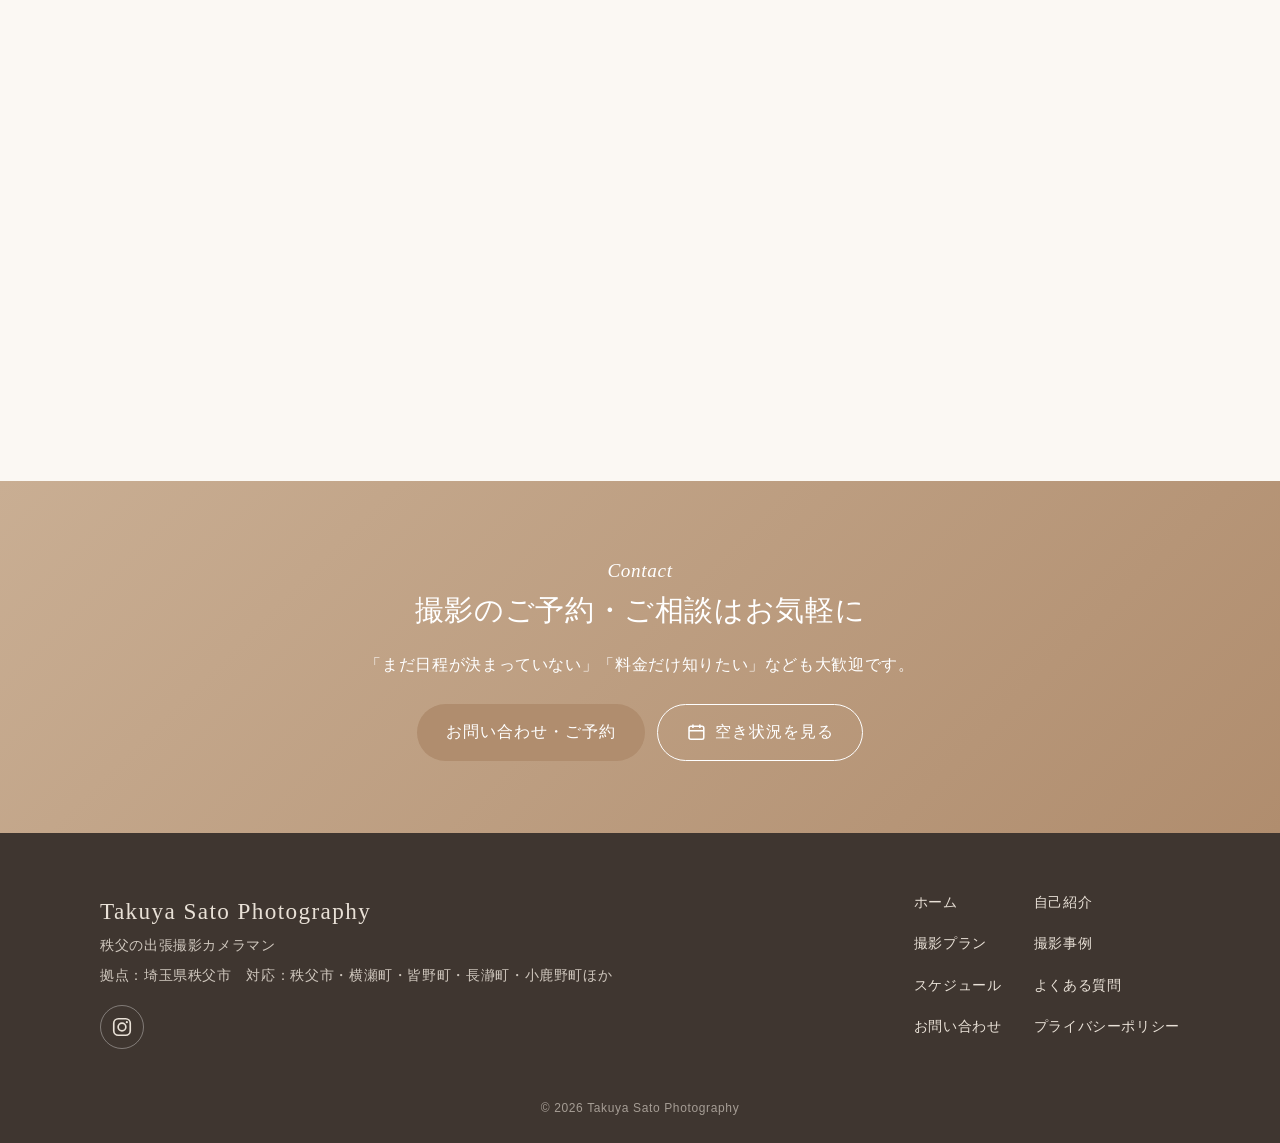
<file: gallery.html>
<!DOCTYPE html>
<html lang="ja" translate="no">
<head>
<meta charset="UTF-8">
<meta name="viewport" content="width=device-width, initial-scale=1">

<!-- ===================================================================
     ★このページの「検索結果に出る文字」はここで編集します★
     title       … Googleの検索結果やタブに出るページ名（30〜35文字くらいが目安）
     description … 検索結果の下に出る説明文（80〜120文字くらいが目安）
     =================================================================== -->
<title>撮影事例・ギャラリー｜秩父の出張撮影 Takuya Sato Photography</title>
<meta name="description" content="秩父市・秩父郡で撮影したニューボーンフォト、お宮参り、七五三、成人式、ウェディングの撮影事例をご覧いただけます。">
<link rel="canonical" href="https://takuya-sato-photo.github.io/gallery.html">

<!-- SNS（LINE・Instagram・Facebookなど）でURLを送ったときに出るカードの設定 -->
<meta property="og:type" content="article">
<meta property="og:site_name" content="Takuya Sato Photography">
<meta property="og:title" content="撮影事例・ギャラリー｜秩父の出張撮影 Takuya Sato Photography">
<meta property="og:description" content="秩父市・秩父郡で撮影したニューボーンフォト、お宮参り、七五三、成人式、ウェディングの撮影事例をご覧いただけます。">
<meta property="og:url" content="https://takuya-sato-photo.github.io/gallery.html">
<meta property="og:image" content="https://takuya-sato-photo.github.io/images/ogp.jpg">
<meta property="og:locale" content="ja_JP">
<meta name="twitter:card" content="summary_large_image">

<!-- セキュリティ設定：決められた場所以外からのプログラムや部品を読み込ませない（変更しないでください） -->
<meta http-equiv="Content-Security-Policy" content="default-src 'self'; script-src 'self'; style-src 'self' https://fonts.googleapis.com; font-src https://fonts.gstatic.com; img-src 'self' data:; frame-src https://calendar.google.com; connect-src 'self'; object-src 'none'; base-uri 'self'; form-action 'self'">
<!-- ブラウザの自動翻訳を止める（日本語のサイトなので） -->
<meta name="google" content="notranslate">
<meta name="referrer" content="strict-origin-when-cross-origin">

<!-- アイコン（ブラウザのタブやスマホのホーム画面に出る小さな画像） -->
<link rel="icon" href="images/favicon.png" type="image/png">
<link rel="apple-touch-icon" href="images/apple-touch-icon.png">

<!-- 文字の形（フォント）：Googleフォントを使用 -->
<link rel="preconnect" href="https://fonts.googleapis.com">
<link rel="preconnect" href="https://fonts.gstatic.com" crossorigin>
<link rel="stylesheet" href="https://fonts.googleapis.com/css2?family=Cormorant+Garamond:ital,wght@0,500;0,600;1,500&amp;family=Zen+Maru+Gothic:wght@400;500;700&amp;display=swap">
<link rel="stylesheet" href="assets/css/style.css">
</head>
<body data-page="gallery">
<!-- 上の帯（中身は settings.js の【1】【3】から自動で作られます） -->
<header id="site-header"></header>

<!-- ページの本文（中身は settings.js から自動で作られます） -->
<main id="main"></main>

<!-- 一番下の帯 -->
<footer id="site-footer"></footer>

<noscript><p class="noscript">このホームページを正しく表示するには、ブラウザのJavaScript（ジャバスクリプト）を有効にしてください。</p></noscript>

<!-- プログラムの読み込み（settings.js → main.js の順番を変えないでください） -->
<script src="settings.js"></script>
<script src="assets/js/main.js"></script>
</body>
</html>
</file>
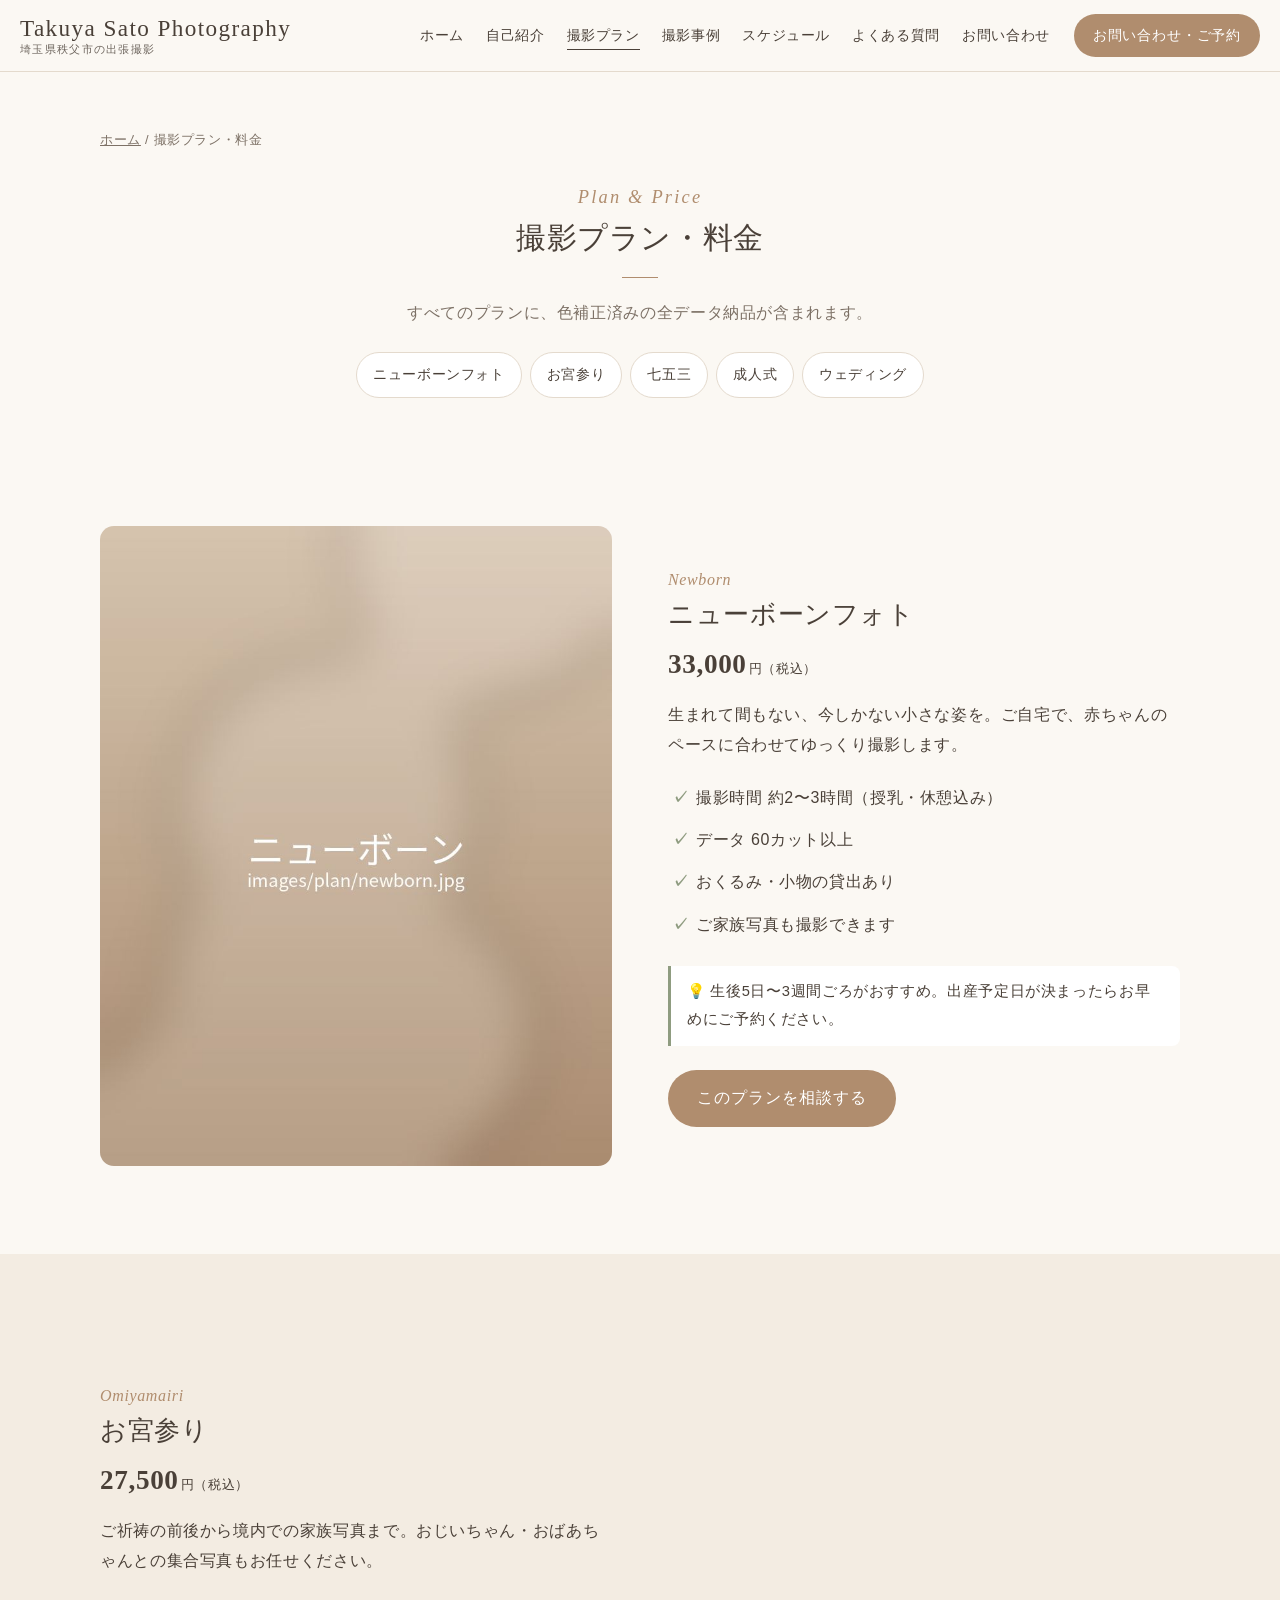
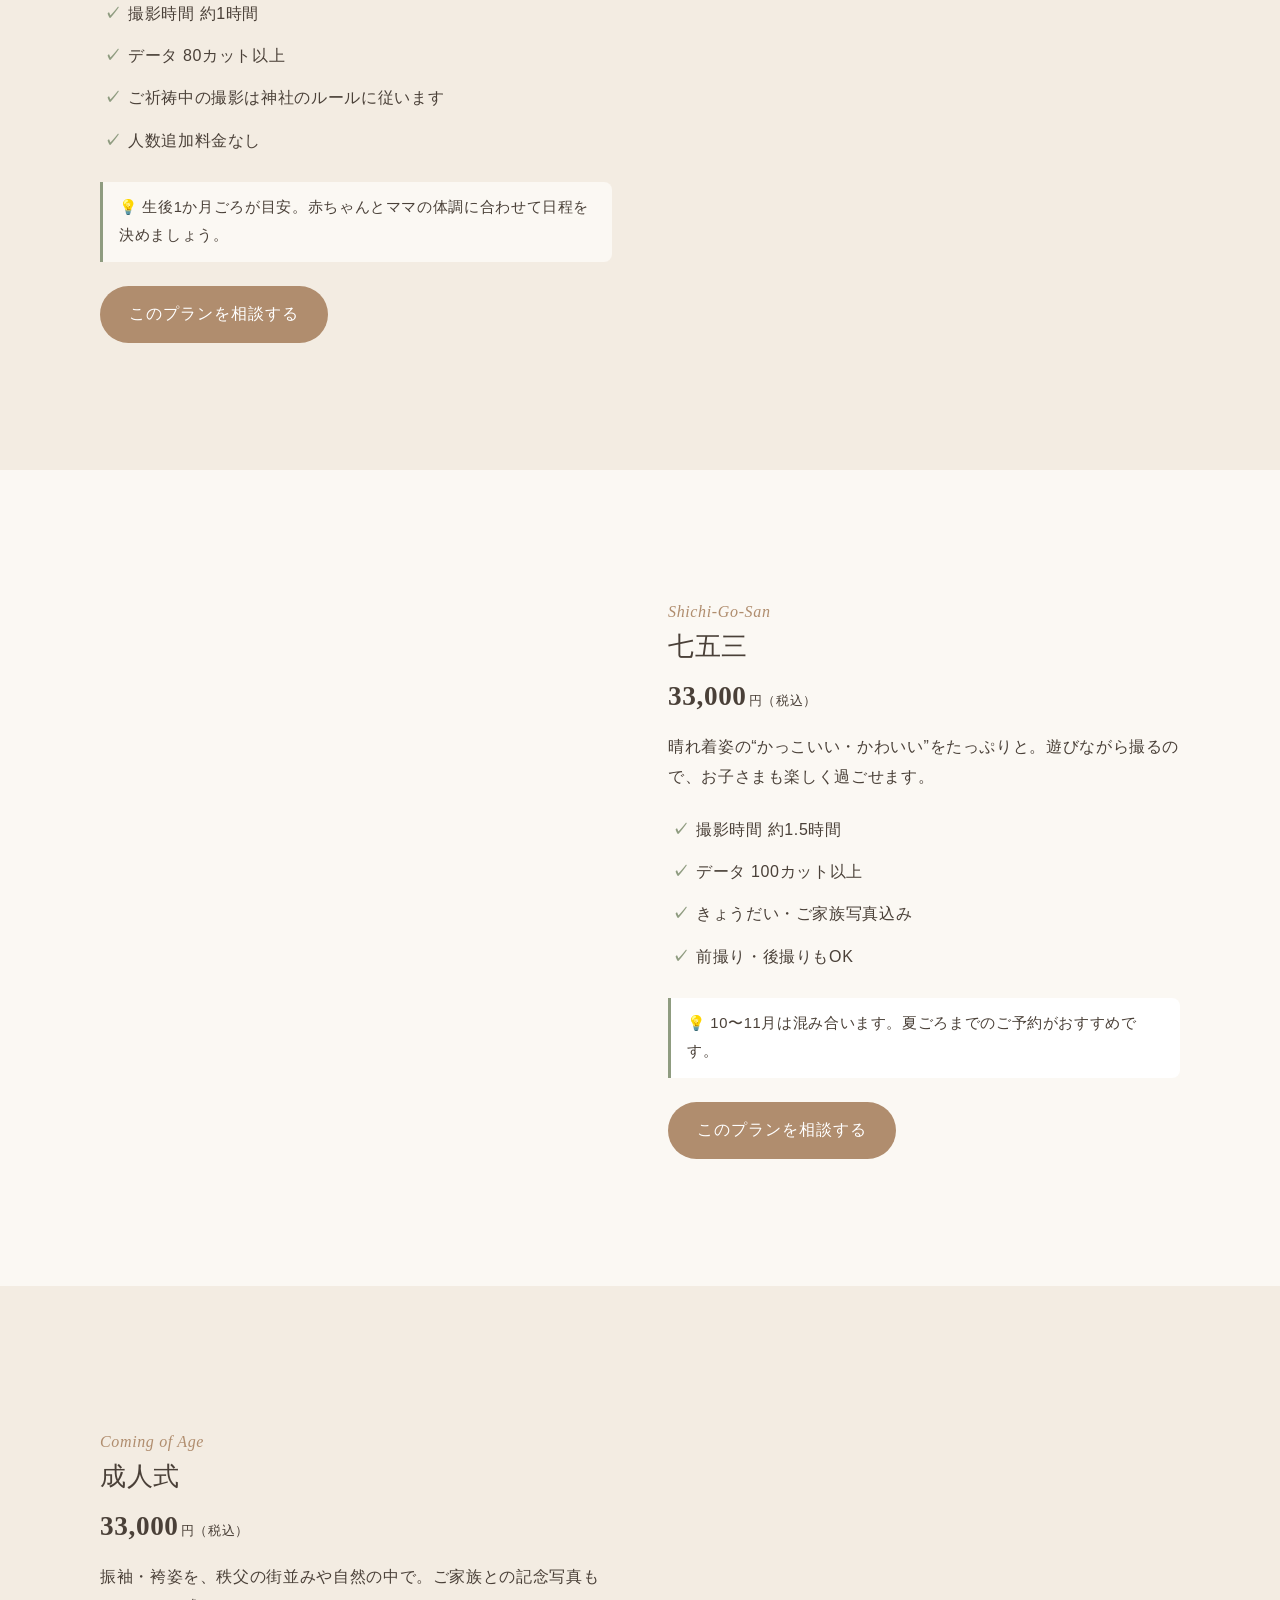
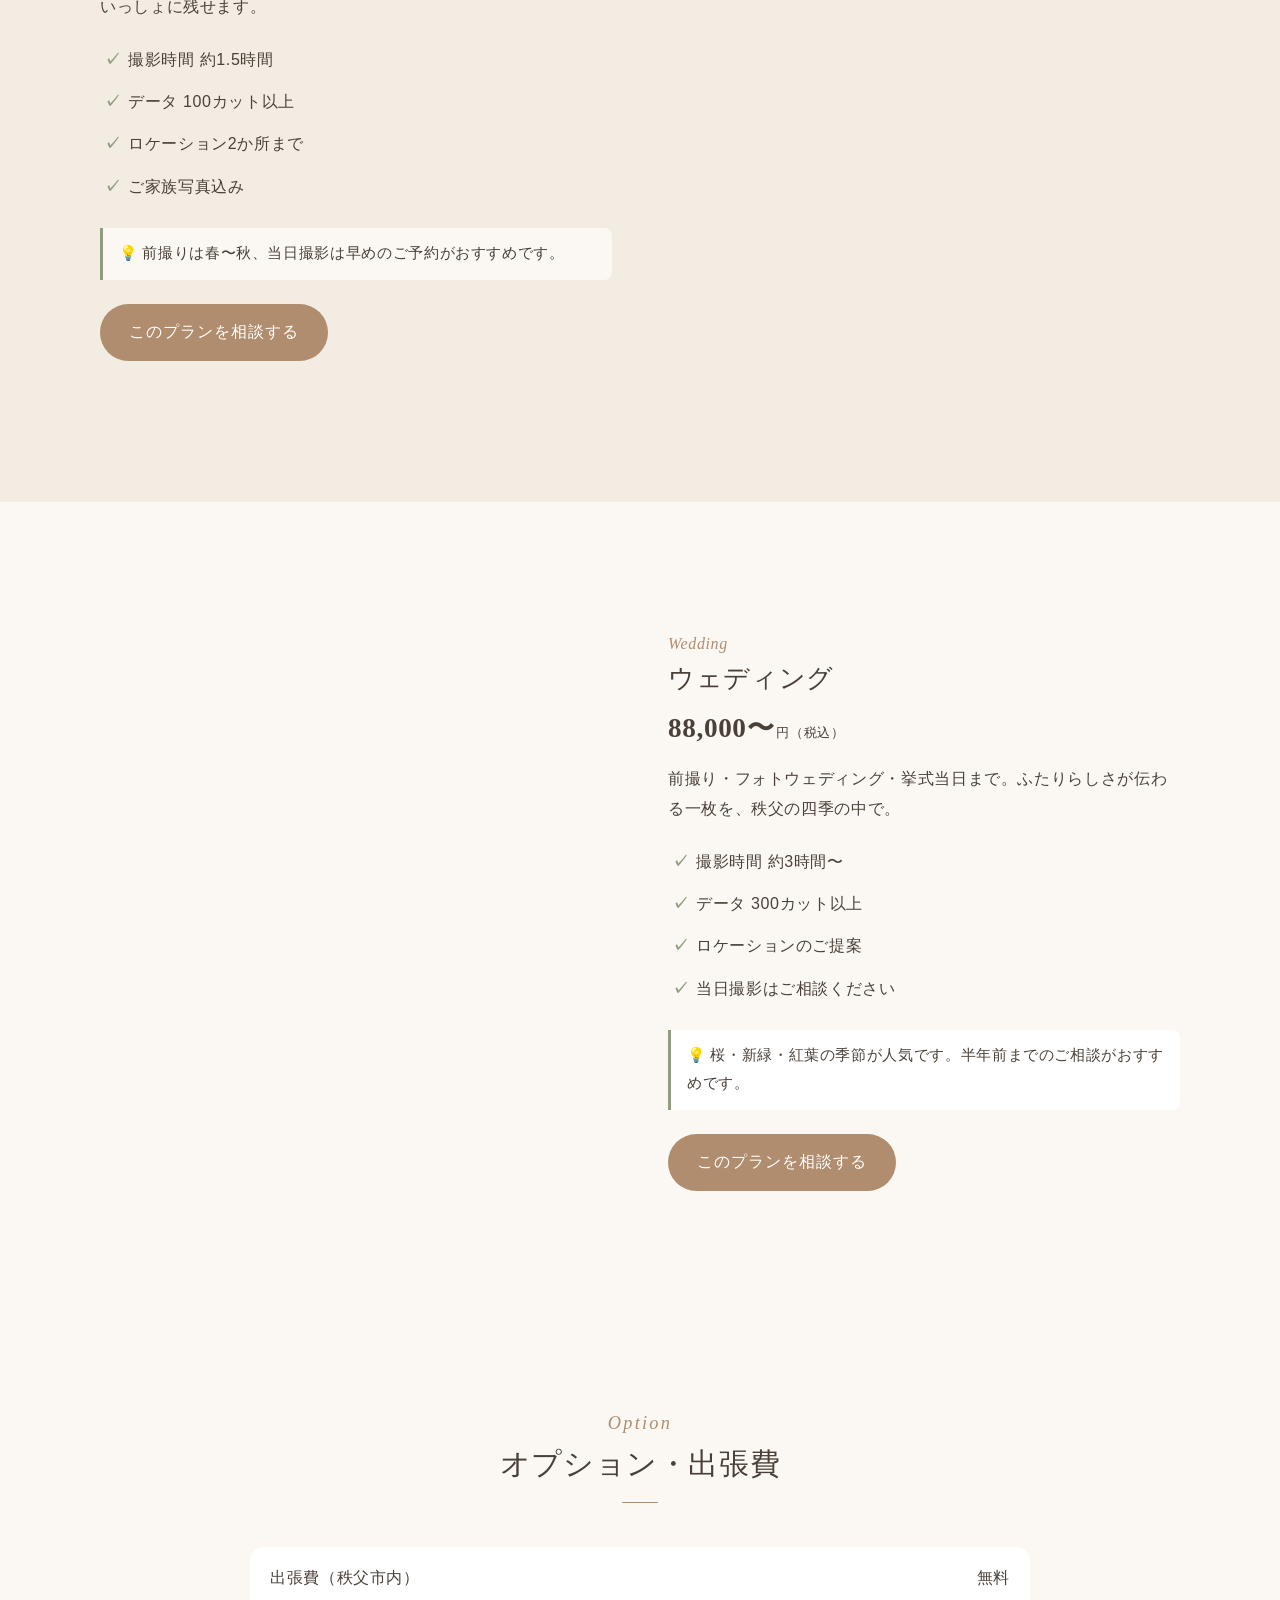
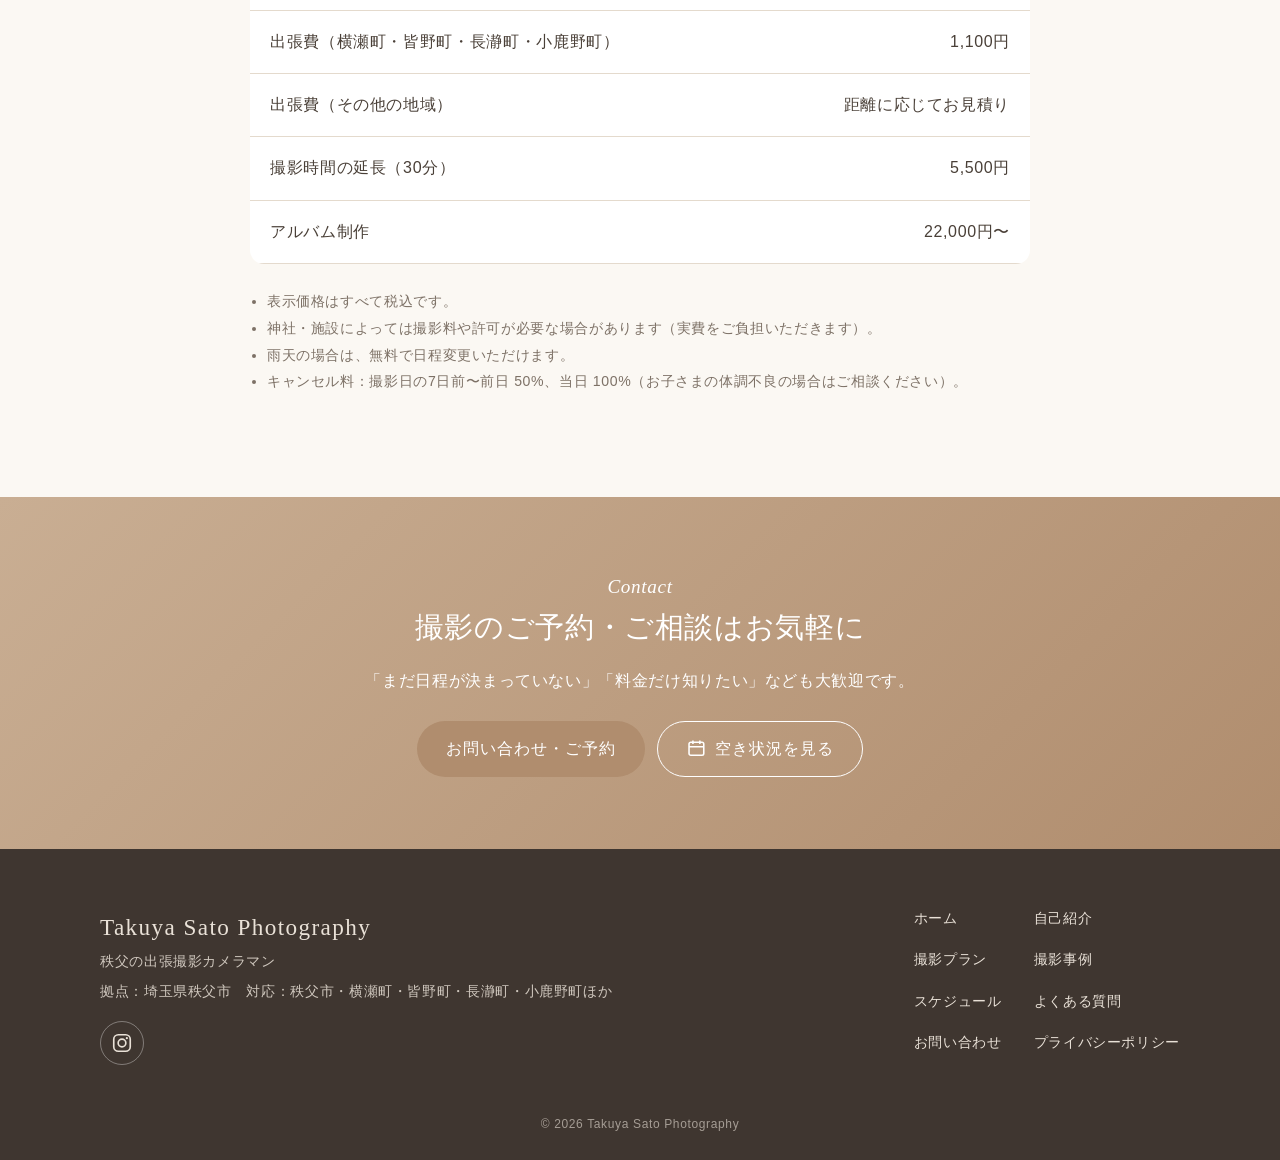
<file: plan.html>
<!DOCTYPE html>
<html lang="ja" translate="no">
<head>
<meta charset="UTF-8">
<meta name="viewport" content="width=device-width, initial-scale=1">

<!-- ===================================================================
     ★このページの「検索結果に出る文字」はここで編集します★
     title       … Googleの検索結果やタブに出るページ名（30〜35文字くらいが目安）
     description … 検索結果の下に出る説明文（80〜120文字くらいが目安）
     =================================================================== -->
<title>撮影プラン・料金｜秩父のお宮参り・七五三・ニューボーン出張撮影</title>
<meta name="description" content="秩父市の出張撮影の料金ページ。ニューボーンフォト・お宮参り・七五三・成人式・ウェディングのプラン内容と料金、出張費をご案内します。全データ納品。">
<link rel="canonical" href="https://takuya-sato-photo.github.io/plan.html">

<!-- SNS（LINE・Instagram・Facebookなど）でURLを送ったときに出るカードの設定 -->
<meta property="og:type" content="article">
<meta property="og:site_name" content="Takuya Sato Photography">
<meta property="og:title" content="撮影プラン・料金｜秩父のお宮参り・七五三・ニューボーン出張撮影">
<meta property="og:description" content="秩父市の出張撮影の料金ページ。ニューボーンフォト・お宮参り・七五三・成人式・ウェディングのプラン内容と料金、出張費をご案内します。全データ納品。">
<meta property="og:url" content="https://takuya-sato-photo.github.io/plan.html">
<meta property="og:image" content="https://takuya-sato-photo.github.io/images/ogp.jpg">
<meta property="og:locale" content="ja_JP">
<meta name="twitter:card" content="summary_large_image">

<!-- セキュリティ設定：決められた場所以外からのプログラムや部品を読み込ませない（変更しないでください） -->
<meta http-equiv="Content-Security-Policy" content="default-src 'self'; script-src 'self'; style-src 'self' https://fonts.googleapis.com; font-src https://fonts.gstatic.com; img-src 'self' data:; frame-src https://calendar.google.com; connect-src 'self'; object-src 'none'; base-uri 'self'; form-action 'self'">
<!-- ブラウザの自動翻訳を止める（日本語のサイトなので） -->
<meta name="google" content="notranslate">
<meta name="referrer" content="strict-origin-when-cross-origin">

<!-- アイコン（ブラウザのタブやスマホのホーム画面に出る小さな画像） -->
<link rel="icon" href="images/favicon.png" type="image/png">
<link rel="apple-touch-icon" href="images/apple-touch-icon.png">

<!-- 文字の形（フォント）：Googleフォントを使用 -->
<link rel="preconnect" href="https://fonts.googleapis.com">
<link rel="preconnect" href="https://fonts.gstatic.com" crossorigin>
<link rel="stylesheet" href="https://fonts.googleapis.com/css2?family=Cormorant+Garamond:ital,wght@0,500;0,600;1,500&amp;family=Zen+Maru+Gothic:wght@400;500;700&amp;display=swap">
<link rel="stylesheet" href="assets/css/style.css">
</head>
<body data-page="plan">
<!-- 上の帯（中身は settings.js の【1】【3】から自動で作られます） -->
<header id="site-header"></header>

<!-- ページの本文（中身は settings.js から自動で作られます） -->
<main id="main"></main>

<!-- 一番下の帯 -->
<footer id="site-footer"></footer>

<noscript><p class="noscript">このホームページを正しく表示するには、ブラウザのJavaScript（ジャバスクリプト）を有効にしてください。</p></noscript>

<!-- プログラムの読み込み（settings.js → main.js の順番を変えないでください） -->
<script src="settings.js"></script>
<script src="assets/js/main.js"></script>
</body>
</html>
</file>
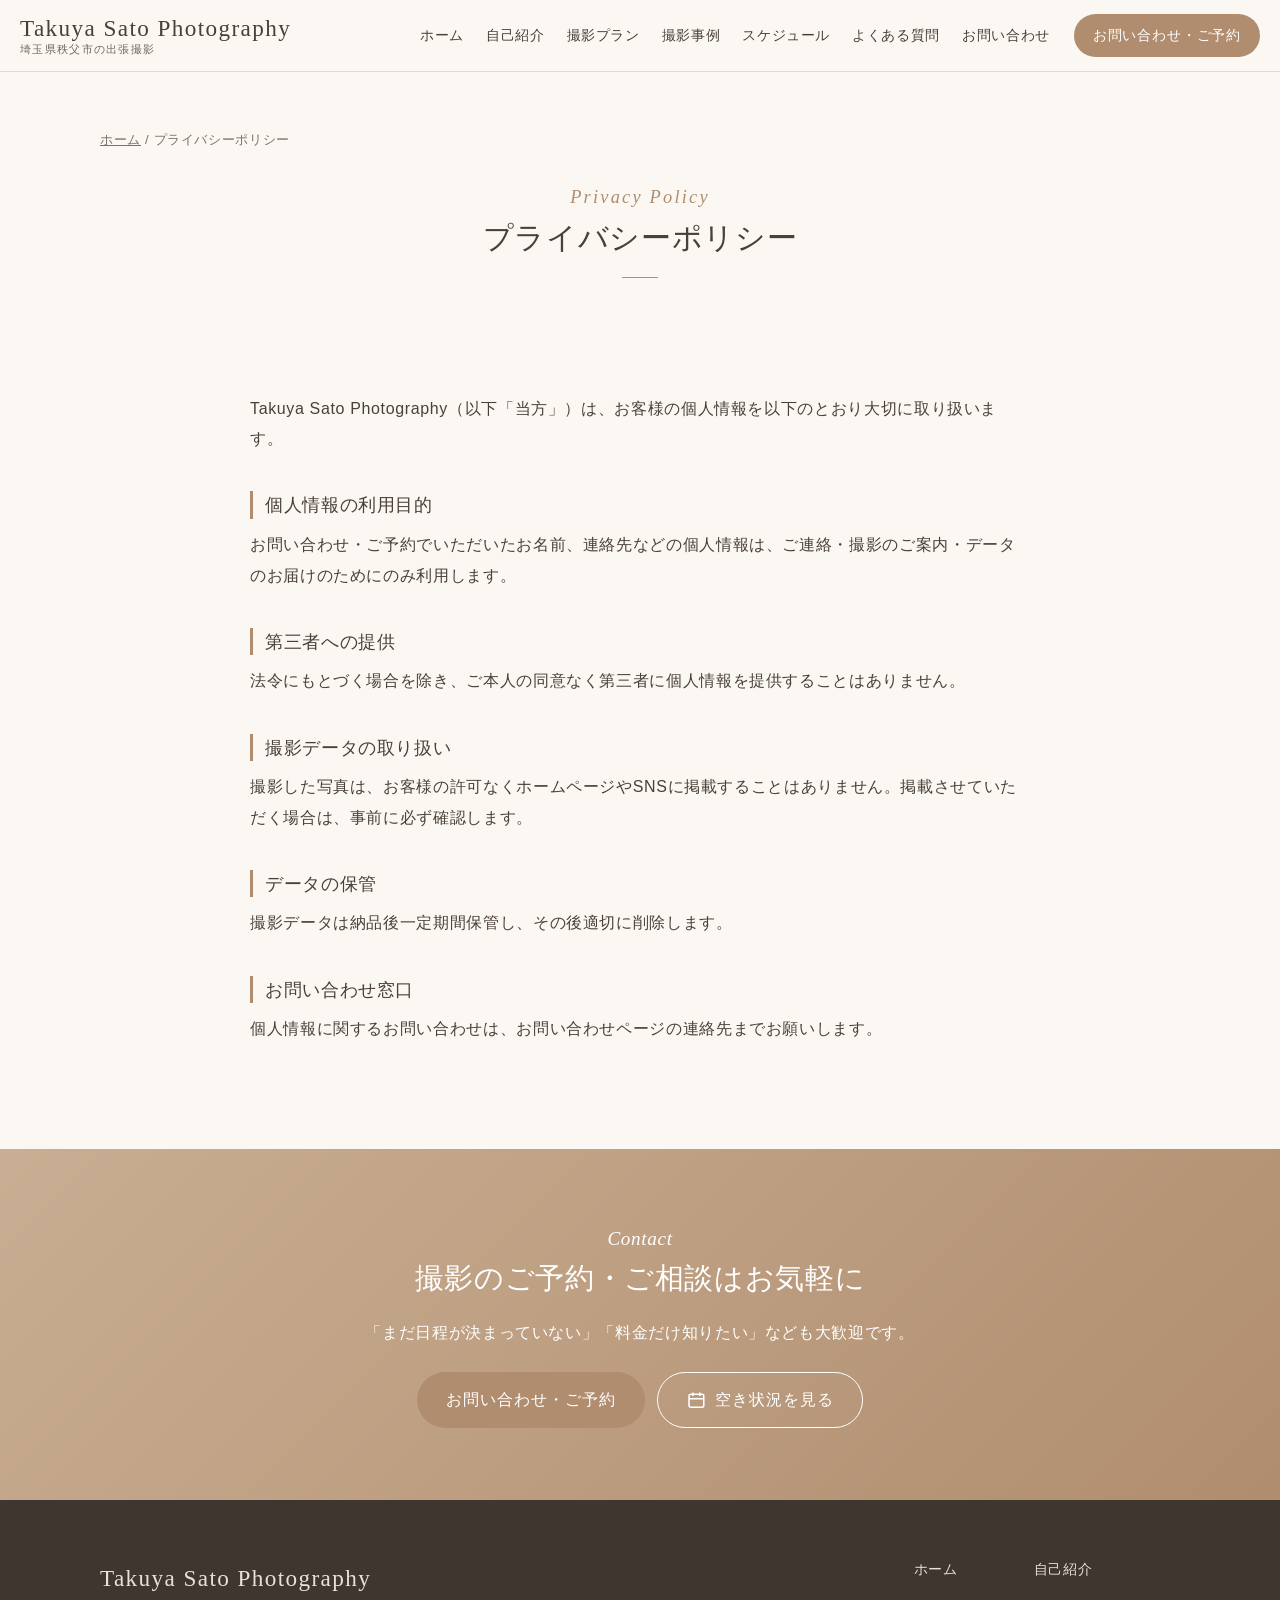
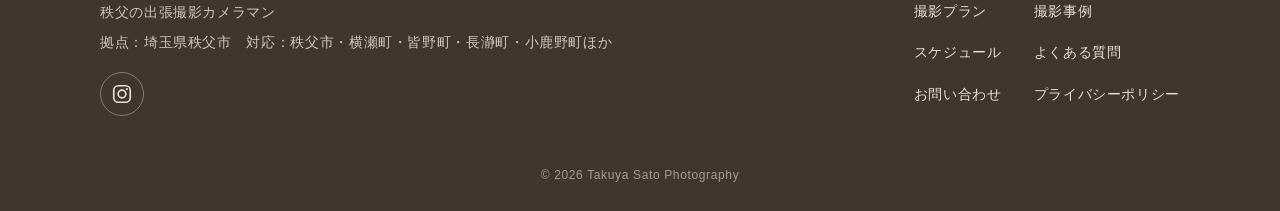
<file: privacy.html>
<!DOCTYPE html>
<html lang="ja" translate="no">
<head>
<meta charset="UTF-8">
<meta name="viewport" content="width=device-width, initial-scale=1">

<!-- ===================================================================
     ★このページの「検索結果に出る文字」はここで編集します★
     title       … Googleの検索結果やタブに出るページ名（30〜35文字くらいが目安）
     description … 検索結果の下に出る説明文（80〜120文字くらいが目安）
     =================================================================== -->
<title>プライバシーポリシー｜Takuya Sato Photography</title>
<meta name="description" content="Takuya Sato Photographyの個人情報の取り扱いについて。">
<link rel="canonical" href="https://takuya-sato-photo.github.io/privacy.html">

<!-- SNS（LINE・Instagram・Facebookなど）でURLを送ったときに出るカードの設定 -->
<meta property="og:type" content="article">
<meta property="og:site_name" content="Takuya Sato Photography">
<meta property="og:title" content="プライバシーポリシー｜Takuya Sato Photography">
<meta property="og:description" content="Takuya Sato Photographyの個人情報の取り扱いについて。">
<meta property="og:url" content="https://takuya-sato-photo.github.io/privacy.html">
<meta property="og:image" content="https://takuya-sato-photo.github.io/images/ogp.jpg">
<meta property="og:locale" content="ja_JP">
<meta name="twitter:card" content="summary_large_image">

<!-- セキュリティ設定：決められた場所以外からのプログラムや部品を読み込ませない（変更しないでください） -->
<meta http-equiv="Content-Security-Policy" content="default-src 'self'; script-src 'self'; style-src 'self' https://fonts.googleapis.com; font-src https://fonts.gstatic.com; img-src 'self' data:; frame-src https://calendar.google.com; connect-src 'self'; object-src 'none'; base-uri 'self'; form-action 'self'">
<!-- ブラウザの自動翻訳を止める（日本語のサイトなので） -->
<meta name="google" content="notranslate">
<meta name="referrer" content="strict-origin-when-cross-origin">

<!-- アイコン（ブラウザのタブやスマホのホーム画面に出る小さな画像） -->
<link rel="icon" href="images/favicon.png" type="image/png">
<link rel="apple-touch-icon" href="images/apple-touch-icon.png">

<!-- 文字の形（フォント）：Googleフォントを使用 -->
<link rel="preconnect" href="https://fonts.googleapis.com">
<link rel="preconnect" href="https://fonts.gstatic.com" crossorigin>
<link rel="stylesheet" href="https://fonts.googleapis.com/css2?family=Cormorant+Garamond:ital,wght@0,500;0,600;1,500&amp;family=Zen+Maru+Gothic:wght@400;500;700&amp;display=swap">
<link rel="stylesheet" href="assets/css/style.css">
</head>
<body data-page="privacy">
<!-- 上の帯（中身は settings.js の【1】【3】から自動で作られます） -->
<header id="site-header"></header>

<!-- ページの本文（中身は settings.js から自動で作られます） -->
<main id="main"></main>

<!-- 一番下の帯 -->
<footer id="site-footer"></footer>

<noscript><p class="noscript">このホームページを正しく表示するには、ブラウザのJavaScript（ジャバスクリプト）を有効にしてください。</p></noscript>

<!-- プログラムの読み込み（settings.js → main.js の順番を変えないでください） -->
<script src="settings.js"></script>
<script src="assets/js/main.js"></script>
</body>
</html>
</file>
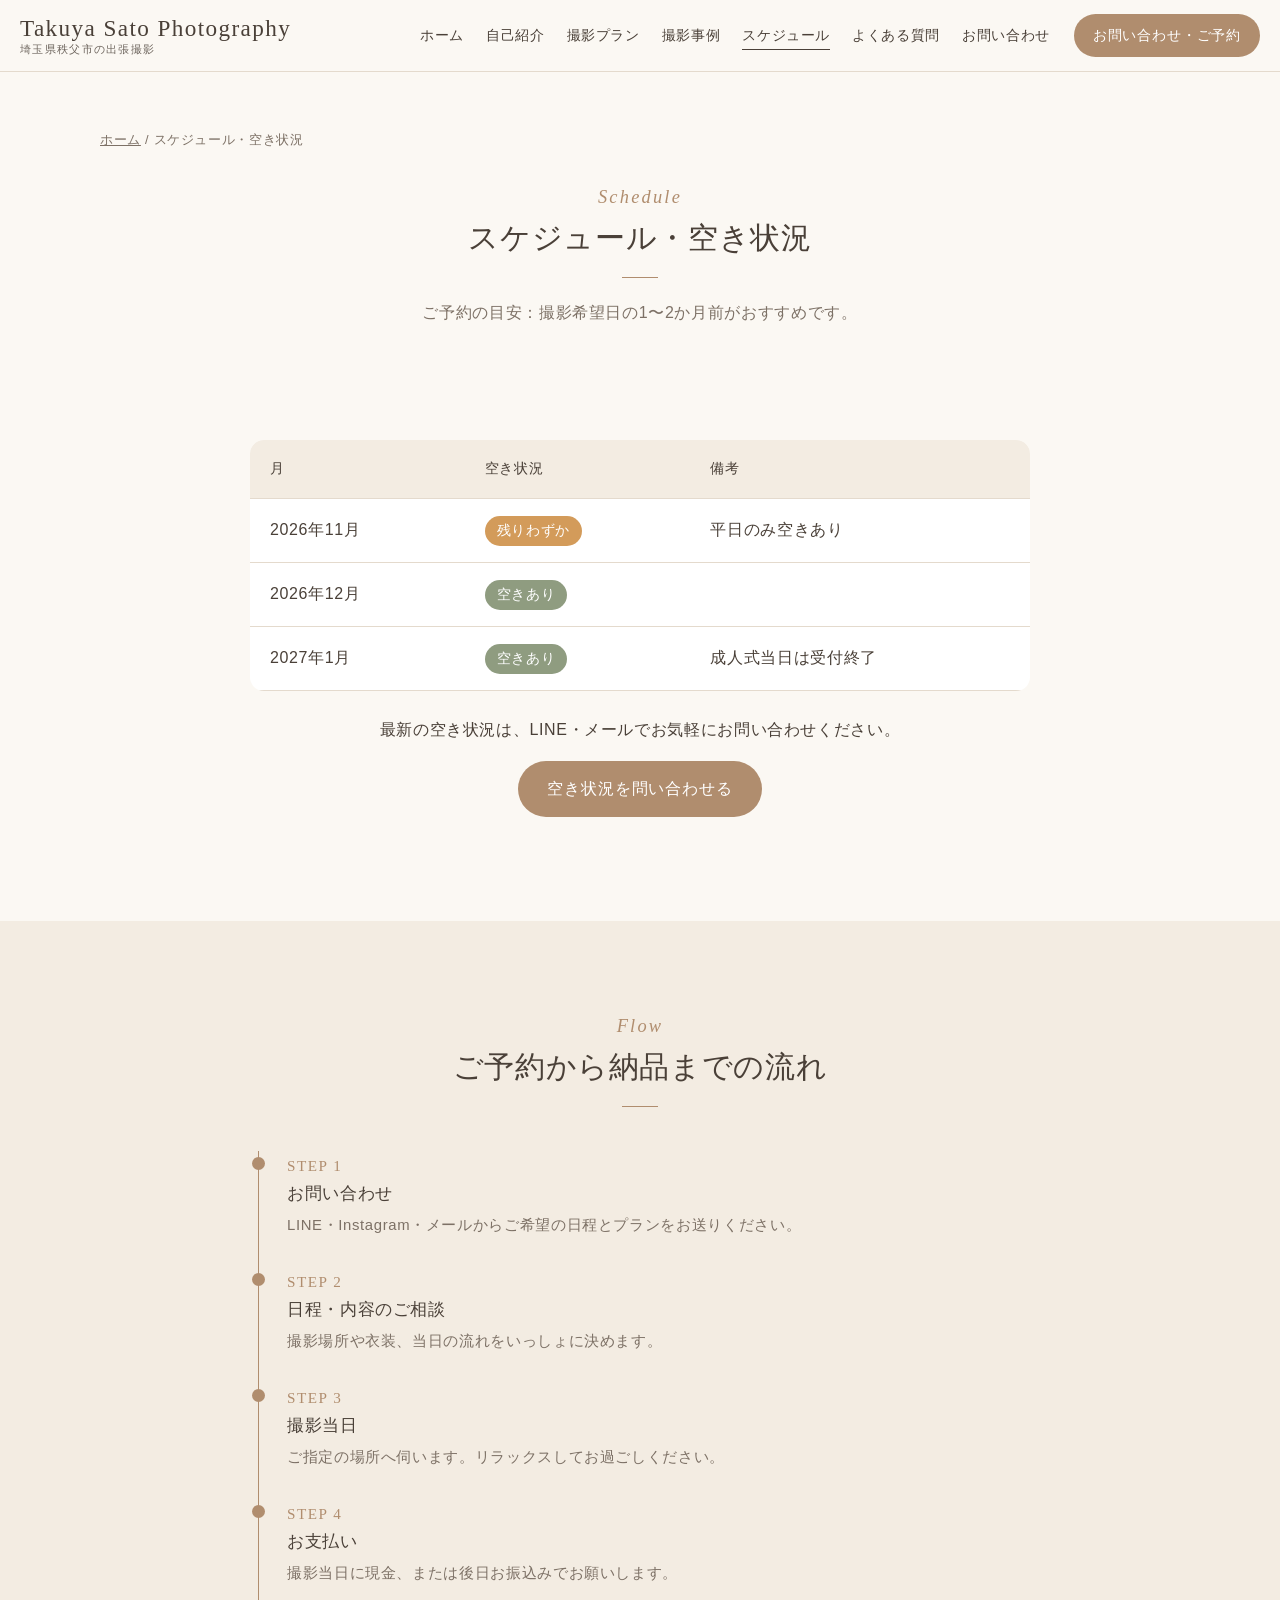
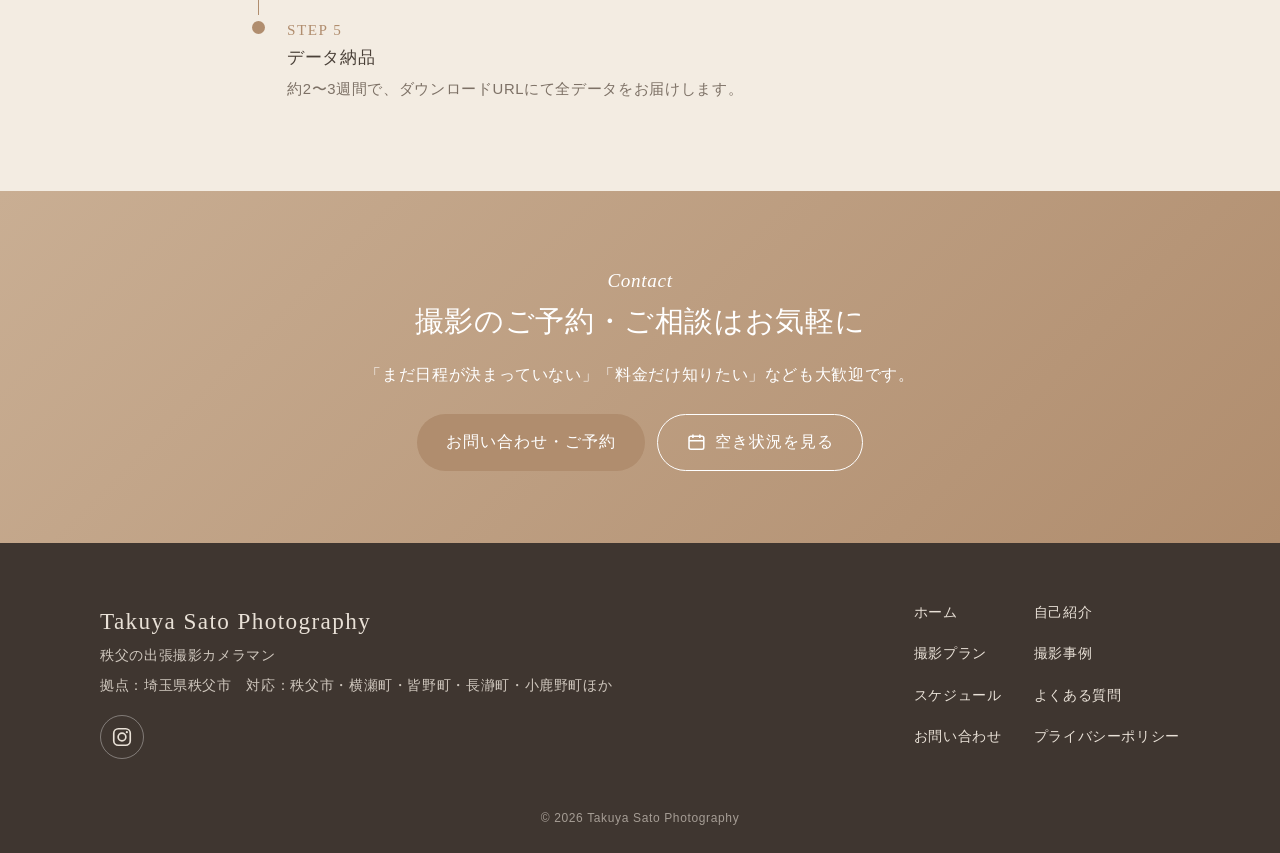
<file: schedule.html>
<!DOCTYPE html>
<html lang="ja" translate="no">
<head>
<meta charset="UTF-8">
<meta name="viewport" content="width=device-width, initial-scale=1">

<!-- ===================================================================
     ★このページの「検索結果に出る文字」はここで編集します★
     title       … Googleの検索結果やタブに出るページ名（30〜35文字くらいが目安）
     description … 検索結果の下に出る説明文（80〜120文字くらいが目安）
     =================================================================== -->
<title>スケジュール・空き状況｜秩父の出張撮影 Takuya Sato Photography</title>
<meta name="description" content="出張撮影の空き状況とご予約の目安。七五三・お宮参りなど人気シーズンはお早めにご相談ください。">
<link rel="canonical" href="https://takuya-sato-photo.github.io/schedule.html">

<!-- SNS（LINE・Instagram・Facebookなど）でURLを送ったときに出るカードの設定 -->
<meta property="og:type" content="article">
<meta property="og:site_name" content="Takuya Sato Photography">
<meta property="og:title" content="スケジュール・空き状況｜秩父の出張撮影 Takuya Sato Photography">
<meta property="og:description" content="出張撮影の空き状況とご予約の目安。七五三・お宮参りなど人気シーズンはお早めにご相談ください。">
<meta property="og:url" content="https://takuya-sato-photo.github.io/schedule.html">
<meta property="og:image" content="https://takuya-sato-photo.github.io/images/ogp.jpg">
<meta property="og:locale" content="ja_JP">
<meta name="twitter:card" content="summary_large_image">

<!-- セキュリティ設定：決められた場所以外からのプログラムや部品を読み込ませない（変更しないでください） -->
<meta http-equiv="Content-Security-Policy" content="default-src 'self'; script-src 'self'; style-src 'self' https://fonts.googleapis.com; font-src https://fonts.gstatic.com; img-src 'self' data:; frame-src https://calendar.google.com; connect-src 'self'; object-src 'none'; base-uri 'self'; form-action 'self'">
<!-- ブラウザの自動翻訳を止める（日本語のサイトなので） -->
<meta name="google" content="notranslate">
<meta name="referrer" content="strict-origin-when-cross-origin">

<!-- アイコン（ブラウザのタブやスマホのホーム画面に出る小さな画像） -->
<link rel="icon" href="images/favicon.png" type="image/png">
<link rel="apple-touch-icon" href="images/apple-touch-icon.png">

<!-- 文字の形（フォント）：Googleフォントを使用 -->
<link rel="preconnect" href="https://fonts.googleapis.com">
<link rel="preconnect" href="https://fonts.gstatic.com" crossorigin>
<link rel="stylesheet" href="https://fonts.googleapis.com/css2?family=Cormorant+Garamond:ital,wght@0,500;0,600;1,500&amp;family=Zen+Maru+Gothic:wght@400;500;700&amp;display=swap">
<link rel="stylesheet" href="assets/css/style.css">
</head>
<body data-page="schedule">
<!-- 上の帯（中身は settings.js の【1】【3】から自動で作られます） -->
<header id="site-header"></header>

<!-- ページの本文（中身は settings.js から自動で作られます） -->
<main id="main"></main>

<!-- 一番下の帯 -->
<footer id="site-footer"></footer>

<noscript><p class="noscript">このホームページを正しく表示するには、ブラウザのJavaScript（ジャバスクリプト）を有効にしてください。</p></noscript>

<!-- プログラムの読み込み（settings.js → main.js の順番を変えないでください） -->
<script src="settings.js"></script>
<script src="assets/js/main.js"></script>
</body>
</html>
</file>
<file: assets/css/style.css>
/* =====================================================================
   style.css ― ホームページの「見た目」（色・文字・配置）を決めるファイル
   ---------------------------------------------------------------------
   ★ 色を変えたいときは、すぐ下の【1】色の設定 だけを書き換えればOK
     色は「#」＋6けたの英数字（カラーコード）で書きます
     例）#B08D6E ＝ やわらかい茶色
     カラーコードは「カラーコード 一覧」で検索すると見本が見つかります
   ===================================================================== */

/* ---------------------------------------------------------------
   【1】色・文字の設定（ここを変えるとサイト全体が変わります）
   --------------------------------------------------------------- */
:root {
  --bg:        #FBF8F3;  /* 背景の色（生成り） */
  --bg-tint:   #F3ECE2;  /* 交互に入る背景の色（ベージュ） */
  --text:      #4A4038;  /* 文字の色（こげ茶） */
  --text-soft: #7D7166;  /* うすい文字の色 */
  --accent:    #B08D6E;  /* メインの色（ボタン・見出しの英字など） */
  --accent-dk: #8E6E52;  /* メインの色（濃いめ・ボタンにマウスを乗せたとき） */
  --sage:      #8F9C80;  /* サブの色（セージグリーン） */
  --line:      #06C755;  /* LINEボタンの色（LINEの公式カラー） */
  --border:    #E4DACD;  /* 線の色 */
  --white:     #FFFFFF;

  --font-ja: "Zen Maru Gothic", "Hiragino Maru Gothic ProN", "Hiragino Sans", "Yu Gothic", sans-serif;
  --font-en: "Cormorant Garamond", "Times New Roman", serif;

  --radius: 14px;        /* 角の丸み */
  --max: 1120px;         /* 横幅の最大 */
  --header-h: 72px;      /* 上の帯の高さ */
}

/* ---------------------------------------------------------------
   【2】全体の基本設定
   --------------------------------------------------------------- */
*, *::before, *::after { box-sizing: border-box; }
html { scroll-behavior: smooth; scroll-padding-top: var(--header-h); -webkit-text-size-adjust: 100%; }
body {
  margin: 0;
  background: var(--bg);
  color: var(--text);
  font-family: var(--font-ja);
  font-size: 16px;
  line-height: 1.9;
  letter-spacing: .04em;
  overflow-x: hidden;
}
body.no-scroll, body.nav-open { overflow: hidden; }
img { max-width: 100%; height: auto; display: block; }
a { color: var(--accent-dk); }
h1, h2, h3 { font-weight: 500; line-height: 1.5; margin: 0 0 .6em; }
p { margin: 0 0 1em; }
.container { width: 100%; max-width: var(--max); margin: 0 auto; padding: 0 20px; }
.narrow { max-width: 820px; }
.center { text-align: center; }
.small { font-size: .85rem; color: var(--text-soft); }
:focus-visible { outline: 3px solid var(--accent); outline-offset: 3px; }

.section { padding: 88px 0; }
.section-tint { background: var(--bg-tint); }
@media (max-width: 768px) { .section { padding: 64px 0; } }

/* セクション見出し */
.heading { text-align: center; margin-bottom: 44px; }
.heading-en { display: block; font-family: var(--font-en); font-style: italic; font-size: 1.15rem; color: var(--accent); letter-spacing: .12em; }
.heading-ja { font-size: clamp(1.4rem, 3.2vw, 1.9rem); margin: 0; }
.heading-ja::after { content: ""; display: block; width: 36px; height: 1px; background: var(--accent); margin: 16px auto 0; }

/* ---------------------------------------------------------------
   【3】ボタン
   --------------------------------------------------------------- */
.btn {
  display: inline-flex; align-items: center; justify-content: center; gap: .5em;
  min-height: 52px; padding: 12px 28px; border-radius: 999px;
  font-size: 1rem; font-weight: 500; text-decoration: none; letter-spacing: .06em;
  border: 1px solid transparent; transition: background .25s, color .25s, transform .25s;
}
.btn:hover { transform: translateY(-2px); }
.btn-primary { background: var(--accent); color: var(--white); }
.btn-primary:hover { background: var(--accent-dk); }
.btn-line { background: var(--line); color: var(--white); }
.btn-line:hover { background: #05a548; }
.btn-outline { border-color: var(--accent); color: var(--accent-dk); background: transparent; }
.btn-outline:hover { background: var(--accent); color: var(--white); }
.btn-ghost { border-color: rgba(255,255,255,.85); color: var(--white); background: rgba(255,255,255,.08); }
.btn-ghost:hover { background: rgba(255,255,255,.25); }
.btn-row { display: flex; flex-wrap: wrap; gap: 12px; justify-content: center; margin-top: 24px; }
.text-link { color: var(--accent-dk); text-decoration: none; border-bottom: 1px solid currentColor; }
.icon { display: inline-flex; width: 1.3em; height: 1.3em; }
.icon svg { width: 100%; height: 100%; }

/* ---------------------------------------------------------------
   【4】ヘッダー（上の帯）・メニュー
   --------------------------------------------------------------- */
.site-header {
  position: sticky; top: 0; z-index: 50; height: var(--header-h);
  background: rgba(251,248,243,.94); backdrop-filter: blur(8px);
  border-bottom: 1px solid var(--border); transition: background .3s, color .3s;
}
.site-header.is-over-hero { position: fixed; left: 0; right: 0; background: transparent; border-color: transparent; color: var(--white); }
.site-header.is-over-hero.is-scrolled { background: rgba(251,248,243,.94); border-color: var(--border); color: var(--text); }
.header-inner { height: 100%; max-width: 1280px; margin: 0 auto; padding: 0 20px; display: flex; align-items: center; justify-content: space-between; gap: 16px; }
.logo { text-decoration: none; color: inherit; display: flex; flex-direction: column; line-height: 1.2; }
.logo-main { font-family: var(--font-en); font-size: 1.45rem; font-weight: 500; letter-spacing: .06em; margin: 0; }
.logo-sub { font-size: .68rem; letter-spacing: .12em; opacity: .8; }
.nav { display: flex; align-items: center; gap: 24px; }
.nav ul { list-style: none; display: flex; gap: 22px; margin: 0; padding: 0; }
.nav a { color: inherit; text-decoration: none; font-size: .9rem; }
.nav ul a { padding: 6px 0; border-bottom: 1px solid transparent; }
.nav ul a:hover, .nav ul a[aria-current="page"] { border-color: currentColor; }
.nav-cta .btn { min-height: 42px; padding: 8px 18px; font-size: .85rem; }
.nav-toggle { display: none; }

/* スマホ・タブレット（横幅1024px以下）のメニュー */
@media (max-width: 1024px) {
  .nav-toggle {
    display: flex; flex-direction: column; justify-content: center; gap: 6px;
    width: 48px; height: 48px; border: 0; background: transparent; color: inherit; cursor: pointer; z-index: 60;
  }
  .nav-toggle span { display: block; width: 26px; height: 1.5px; background: currentColor; margin: 0 auto; transition: transform .3s, opacity .3s; }
  .nav-open .nav-toggle span:nth-child(1) { transform: translateY(7.5px) rotate(45deg); }
  .nav-open .nav-toggle span:nth-child(2) { opacity: 0; }
  .nav-open .nav-toggle span:nth-child(3) { transform: translateY(-7.5px) rotate(-45deg); }
  .nav {
    position: fixed; inset: 0; background: var(--bg); color: var(--text);
    flex-direction: column; justify-content: center; gap: 28px;
    opacity: 0; visibility: hidden; transition: opacity .3s, visibility .3s;
  }
  .nav-open .nav { opacity: 1; visibility: visible; }
  .nav-open .site-header { color: var(--text); }
  .nav ul { flex-direction: column; align-items: center; gap: 14px; }
  .nav ul a { font-size: 1.1rem; }
}

/* ---------------------------------------------------------------
   【5】トップのスライドショー
   --------------------------------------------------------------- */
.hero { position: relative; height: 100vh; height: 100svh; min-height: 560px; overflow: hidden; color: var(--white); }
.hero-slides, .hero-slide { position: absolute; inset: 0; }
.hero-slide { opacity: 0; transition: opacity 1.6s ease; }
.hero-slide.is-active { opacity: 1; }
.hero-slide img { width: 100%; height: 100%; object-fit: cover; transform: scale(1.08); transition: transform 7s ease-out; }
.hero-slide.is-active img { transform: scale(1); }           /* ゆっくりズームする演出 */
.hero::after { content: ""; position: absolute; inset: 0; background: linear-gradient(180deg, rgba(40,30,20,.25) 0%, rgba(40,30,20,.05) 40%, rgba(40,30,20,.45) 100%); pointer-events: none; }
.hero-text { position: absolute; z-index: 2; left: 0; right: 0; bottom: 16vh; text-align: center; padding: 0 20px; }
.hero-title { font-size: clamp(1.6rem, 4.6vw, 2.9rem); letter-spacing: .12em; text-shadow: 0 2px 18px rgba(0,0,0,.35); margin-bottom: .5em; }
.hero-sub { font-size: clamp(.8rem, 1.8vw, 1rem); letter-spacing: .1em; text-shadow: 0 1px 10px rgba(0,0,0,.4); }
.hero-dots { position: absolute; z-index: 3; bottom: 28px; left: 50%; transform: translateX(-50%); display: flex; gap: 10px; }
.hero-dots button { width: 28px; height: 3px; padding: 0; border: 0; background: rgba(255,255,255,.45); cursor: pointer; }
.hero-dots button.is-active { background: var(--white); }
.hero-scroll { position: absolute; z-index: 3; right: 28px; bottom: 28px; color: var(--white); text-decoration: none; font-family: var(--font-en); font-size: .85rem; writing-mode: vertical-rl; letter-spacing: .2em; }
@media (max-width: 768px) { .hero-scroll { display: none; } .hero-text { bottom: 13vh; } }
/* 「動きを減らす」設定の人には、ズームとフェードを控えめに */
@media (prefers-reduced-motion: reduce) {
  .hero-slide, .hero-slide img { transition: none; transform: none !important; }
  html { scroll-behavior: auto; }
}

/* ---------------------------------------------------------------
   【6】トップページの各コーナー
   --------------------------------------------------------------- */
.concept-title { font-size: clamp(1.3rem, 3vw, 1.75rem); margin: 10px 0 28px; }
.concept-text { line-height: 2.3; }
.reasons { display: grid; grid-template-columns: repeat(3, 1fr); gap: 24px; }
.reason { background: var(--white); border-radius: var(--radius); padding: 32px 26px; text-align: center; }
.reason-num { font-family: var(--font-en); font-size: 2.2rem; color: var(--accent); line-height: 1; display: block; margin-bottom: 12px; }
.reason h3 { font-size: 1.1rem; }
.reason p { color: var(--text-soft); font-size: .93rem; margin: 0; }
@media (max-width: 768px) { .reasons { grid-template-columns: 1fr; } }

/* プランのカード */
.plan-cards { display: grid; grid-template-columns: repeat(auto-fit, minmax(200px, 1fr)); gap: 20px; margin-bottom: 36px; }
.plan-card { background: var(--white); border-radius: var(--radius); overflow: hidden; text-decoration: none; color: inherit; transition: transform .3s, box-shadow .3s; }
.plan-card:hover { transform: translateY(-4px); box-shadow: 0 14px 30px rgba(90,70,50,.12); }
.plan-card-img { aspect-ratio: 4 / 5; overflow: hidden; }
.plan-card-img img { width: 100%; height: 100%; object-fit: cover; }
.plan-card-body { padding: 18px 18px 22px; text-align: center; }
.plan-card h3 { font-size: 1.05rem; margin-bottom: .2em; }
.plan-en { font-family: var(--font-en); font-style: italic; color: var(--accent); font-size: 1rem; }
.price { margin: 0 0 .6em; }
.price-num { font-family: var(--font-en); font-size: 1.7rem; font-weight: 600; }
.price-unit { font-size: .8rem; margin-left: 2px; }
.more { font-size: .85rem; color: var(--accent-dk); }

/* ギャラリー */
.gallery-grid { display: grid; grid-template-columns: repeat(3, 1fr); gap: 10px; margin-bottom: 36px; }
.gallery-item { padding: 0; border: 0; background: none; cursor: zoom-in; aspect-ratio: 1; overflow: hidden; border-radius: 6px; }
.gallery-item img { width: 100%; height: 100%; object-fit: cover; transition: transform .6s; }
.gallery-item:hover img { transform: scale(1.05); }
@media (max-width: 600px) { .gallery-grid { grid-template-columns: repeat(2, 1fr); gap: 6px; } }
.filter-bar { display: flex; flex-wrap: wrap; justify-content: center; gap: 8px; margin-bottom: 28px; }
.filter-btn { font: inherit; font-size: .9rem; padding: 8px 18px; min-height: 44px; border-radius: 999px; border: 1px solid var(--border); background: var(--white); color: var(--text); cursor: pointer; }
.filter-btn[aria-pressed="true"] { background: var(--accent); border-color: var(--accent); color: var(--white); }

/* 写真の拡大表示 */
.lightbox { position: fixed; inset: 0; z-index: 100; background: rgba(30,24,20,.94); display: none; align-items: center; justify-content: center; padding: 20px; }
.lightbox.is-open { display: flex; }
.lightbox figure { margin: 0; max-width: 92vw; }
.lightbox img { max-height: 82vh; width: auto; margin: 0 auto; }
.lb-caption { color: #eee; text-align: center; font-size: .85rem; margin-top: 10px; }
.lightbox button { position: absolute; background: none; border: 0; color: var(--white); font-size: 2.6rem; cursor: pointer; width: 56px; height: 56px; line-height: 1; }
.lb-close { top: 10px; right: 10px; }
.lb-prev { left: 4px; top: 50%; transform: translateY(-50%); }
.lb-next { right: 4px; top: 50%; transform: translateY(-50%); }

/* お客様の声 */
.voice-list { display: grid; grid-template-columns: repeat(auto-fit, minmax(260px, 1fr)); gap: 20px; }
.voice { background: var(--white); border-radius: var(--radius); padding: 28px; margin: 0; }
.voice blockquote { margin: 0 0 14px; font-size: .95rem; }
.voice figcaption { font-size: .85rem; color: var(--text-soft); text-align: right; }

/* 撮影の流れ */
.flow { list-style: none; padding: 0; margin: 0; counter-reset: none; }
.flow li { position: relative; padding: 0 0 28px 28px; border-left: 1px solid var(--accent); margin-left: 8px; }
.flow li:last-child { border-color: transparent; padding-bottom: 0; }
.flow li::before { content: ""; position: absolute; left: -7px; top: 6px; width: 13px; height: 13px; border-radius: 50%; background: var(--accent); }
.flow-num { font-family: var(--font-en); color: var(--accent); font-size: .95rem; letter-spacing: .1em; }
.flow h3 { font-size: 1.08rem; margin: 0 0 .2em; }
.flow p { color: var(--text-soft); margin: 0; font-size: .93rem; }

/* 対応エリア */
.area-list { list-style: none; padding: 0; display: flex; flex-wrap: wrap; justify-content: center; gap: 10px; margin: 0 0 20px; }
.area-list li { background: var(--white); border: 1px solid var(--border); padding: 6px 18px; border-radius: 999px; }

/* お知らせ */
.news { list-style: none; padding: 0; margin: 0; }
.news li { display: flex; gap: 24px; padding: 16px 0; border-bottom: 1px solid var(--border); }
.news time { font-family: var(--font-en); color: var(--accent-dk); flex-shrink: 0; }
.news p { margin: 0; }
@media (max-width: 600px) { .news li { flex-direction: column; gap: 2px; } }

/* ---------------------------------------------------------------
   【7】下層ページ（自己紹介・プランなど）
   --------------------------------------------------------------- */
.page-header { padding: 56px 0 8px; text-align: center; }
.page-header .heading { margin-bottom: 20px; }
.breadcrumb { font-size: .8rem; color: var(--text-soft); margin-bottom: 28px; text-align: left; }
.breadcrumb a { color: var(--text-soft); }
.page-lead { color: var(--text-soft); }

/* 自己紹介 */
.about { display: grid; grid-template-columns: 2fr 3fr; gap: 56px; align-items: center; }
.about-img img { border-radius: var(--radius); width: 100%; aspect-ratio: 4 / 5; object-fit: cover; }
.about-name { font-size: 1.5rem; }
.about-name span { display: block; font-family: var(--font-en); font-style: italic; color: var(--accent); font-size: 1rem; }
@media (max-width: 768px) { .about { grid-template-columns: 1fr; gap: 32px; } }
.profile { display: grid; grid-template-columns: 9em 1fr; margin: 0; border-top: 1px solid var(--border); }
.profile dt, .profile dd { padding: 16px 8px; border-bottom: 1px solid var(--border); margin: 0; }
.profile dt { color: var(--accent-dk); }
@media (max-width: 600px) { .profile { grid-template-columns: 1fr; } .profile dt { border: 0; padding-bottom: 0; } }

/* 撮影プラン */
.plan-index { display: flex; flex-wrap: wrap; justify-content: center; gap: 8px; padding-bottom: 40px; }
.plan-index a { font-size: .9rem; padding: 8px 16px; border: 1px solid var(--border); border-radius: 999px; text-decoration: none; color: var(--text); background: var(--white); }
.plan-row { display: grid; grid-template-columns: 1fr 1fr; gap: 56px; align-items: center; }
.plan-row.reverse .plan-img { order: 2; }
.plan-img img { border-radius: var(--radius); width: 100%; aspect-ratio: 4 / 5; object-fit: cover; }
.plan-body h2 { font-size: 1.6rem; margin-bottom: .2em; }
.plan-body .btn-row { justify-content: flex-start; }
@media (max-width: 768px) { .plan-row { grid-template-columns: 1fr; gap: 28px; } .plan-row.reverse .plan-img { order: 0; } }
.check-list { list-style: none; padding: 0; margin: 0 0 20px; }
.check-list li { padding: 6px 0 6px 28px; position: relative; }
.check-list li::before { content: "✓"; position: absolute; left: 4px; color: var(--sage); font-weight: 700; }
.note-box { background: var(--white); border-left: 3px solid var(--sage); padding: 12px 16px; font-size: .92rem; border-radius: 0 8px 8px 0; }
.section-tint .note-box { background: var(--bg); }
.price-table { width: 100%; border-collapse: collapse; background: var(--white); border-radius: var(--radius); overflow: hidden; margin-bottom: 24px; }
.price-table th, .price-table td { padding: 16px 20px; border-bottom: 1px solid var(--border); text-align: left; font-weight: 400; }
.price-table tbody th { color: var(--text); }
.price-table td { text-align: right; }
.availability td { text-align: left; }
.availability thead th { background: var(--bg-tint); font-size: .85rem; }
.notes { font-size: .88rem; color: var(--text-soft); padding-left: 1.2em; }
.badge { display: inline-block; padding: 2px 12px; border-radius: 999px; font-size: .85rem; color: var(--white); }
.badge-ok { background: var(--sage); }
.badge-few { background: #D39B5A; }
.badge-full { background: #A9A29A; }

/* スケジュールのカレンダー（横幅に合わせて伸び縮み） */
.calendar-wrap { position: relative; width: 100%; aspect-ratio: 4 / 3; margin: 24px 0; border-radius: var(--radius); overflow: hidden; background: var(--white); }
.calendar-wrap iframe { position: absolute; inset: 0; width: 100%; height: 100%; border: 0; }
@media (max-width: 600px) { .calendar-wrap { aspect-ratio: 3 / 4; } }

/* よくある質問 */
.faq details { background: var(--white); border-radius: 10px; margin-bottom: 12px; }
.faq summary { cursor: pointer; padding: 18px 48px 18px 52px; position: relative; list-style: none; font-weight: 500; }
.faq summary::-webkit-details-marker { display: none; }
.faq summary::before { content: "Q"; position: absolute; left: 20px; font-family: var(--font-en); font-size: 1.3rem; color: var(--accent); top: 12px; }
.faq summary::after { content: "+"; position: absolute; right: 20px; top: 14px; font-size: 1.3rem; color: var(--accent); transition: transform .3s; }
.faq details[open] summary::after { transform: rotate(45deg); }
.faq details p { padding: 0 24px 20px 52px; margin: 0; color: var(--text-soft); }

/* お問い合わせ */
.contact-cards { display: grid; grid-template-columns: repeat(auto-fit, minmax(240px, 1fr)); gap: 20px; margin-bottom: 24px; }
.contact-card { background: var(--white); border: 1px solid var(--border); border-radius: var(--radius); padding: 32px 24px; text-align: center; position: relative; }
.contact-card.recommend { border: 2px solid var(--line); }
.contact-card h2 { font-size: 1.2rem; display: flex; align-items: center; justify-content: center; gap: 8px; }
.contact-card p { font-size: .9rem; color: var(--text-soft); }
.contact-card .small { margin: 12px 0 0; word-break: break-all; }
.tag { position: absolute; top: -13px; left: 50%; transform: translateX(-50%); background: var(--line); color: var(--white); font-size: .75rem; padding: 2px 14px; border-radius: 999px; white-space: nowrap; }

/* プライバシーポリシーなど文章ページ */
.prose h2 { font-size: 1.15rem; margin-top: 2em; padding-left: 12px; border-left: 3px solid var(--accent); }

/* ---------------------------------------------------------------
   【8】フッター（一番下）・スマホの固定ボタン
   --------------------------------------------------------------- */
.cta-band { background: linear-gradient(135deg, #C9AE93, var(--accent)); color: var(--white); text-align: center; padding: 72px 0; }
.cta-band-en { font-family: var(--font-en); font-style: italic; font-size: 1.2rem; margin: 0; }
.cta-band h2 { font-size: clamp(1.3rem, 3vw, 1.8rem); }
.cta-band .btn-outline { border-color: var(--white); color: var(--white); }
.cta-band .btn-outline:hover { background: var(--white); color: var(--accent-dk); }
.site-footer { background: #3F3630; color: #E9E1D7; }
.site-footer a { color: inherit; }
.footer-inner { display: flex; flex-wrap: wrap; justify-content: space-between; gap: 32px; padding-top: 56px; padding-bottom: 32px; }
.footer-desc { font-size: .85rem; opacity: .85; margin: 0 0 .3em; }
.footer-nav { list-style: none; padding: 0; margin: 0; display: grid; grid-template-columns: repeat(2, auto); gap: 6px 32px; font-size: .88rem; }
.footer-nav a { text-decoration: none; }
.sns-list { display: flex; gap: 12px; margin-top: 16px; }
.sns { display: inline-flex; width: 44px; height: 44px; align-items: center; justify-content: center; border: 1px solid rgba(255,255,255,.35); border-radius: 50%; }
.sns .icon { width: 22px; height: 22px; }
.copyright { text-align: center; font-size: .75rem; opacity: .6; padding: 16px 0 24px; margin: 0; }

.fixed-cta { display: none; }
@media (max-width: 768px) {
  .fixed-cta {
    display: grid; grid-template-columns: 2fr 1fr; position: fixed; z-index: 40; left: 0; right: 0; bottom: 0;
    padding: 8px 10px calc(8px + env(safe-area-inset-bottom)); gap: 8px; background: rgba(251,248,243,.96);
    border-top: 1px solid var(--border);
  }
  .fixed-cta a { display: flex; align-items: center; justify-content: center; gap: 6px; min-height: 48px; border-radius: 999px; text-decoration: none; font-size: .92rem; }
  .fixed-cta-main { background: var(--line); color: var(--white); }
  .fixed-cta-main:not([target]) { background: var(--accent); }
  .fixed-cta-sub { border: 1px solid var(--accent); color: var(--accent-dk); }
  .site-footer { padding-bottom: 72px; }  /* 固定ボタンに隠れないように */
}

/* JavaScriptが動かないとき・settings.js に書き間違いがあるときの案内文 */
.noscript, .settings-error { padding: 2em; font-size: 18px; line-height: 1.8; }

/* ---------------------------------------------------------------
   【9】スマホ向けの細かい調整
   --------------------------------------------------------------- */
/* メニューを開いたとき、画面全体に広がるようにする */
.nav-open .site-header { backdrop-filter: none; -webkit-backdrop-filter: none; }
@media (max-width: 600px) {
  .hero-title { font-size: 1.45rem; letter-spacing: .06em; }
  .hero-sub { font-size: .72rem; letter-spacing: .02em; }
  .hero-text .btn { min-height: 48px; padding: 10px 22px; font-size: .92rem; }
  .hero-text .btn-row { gap: 10px; }
}
.nav .btn { color: var(--white); }  /* メニュー内のボタンの文字は白 */
.contact-card h2 .icon { color: var(--accent); }
.contact-card.recommend h2 .icon { color: var(--line); }
</file>
